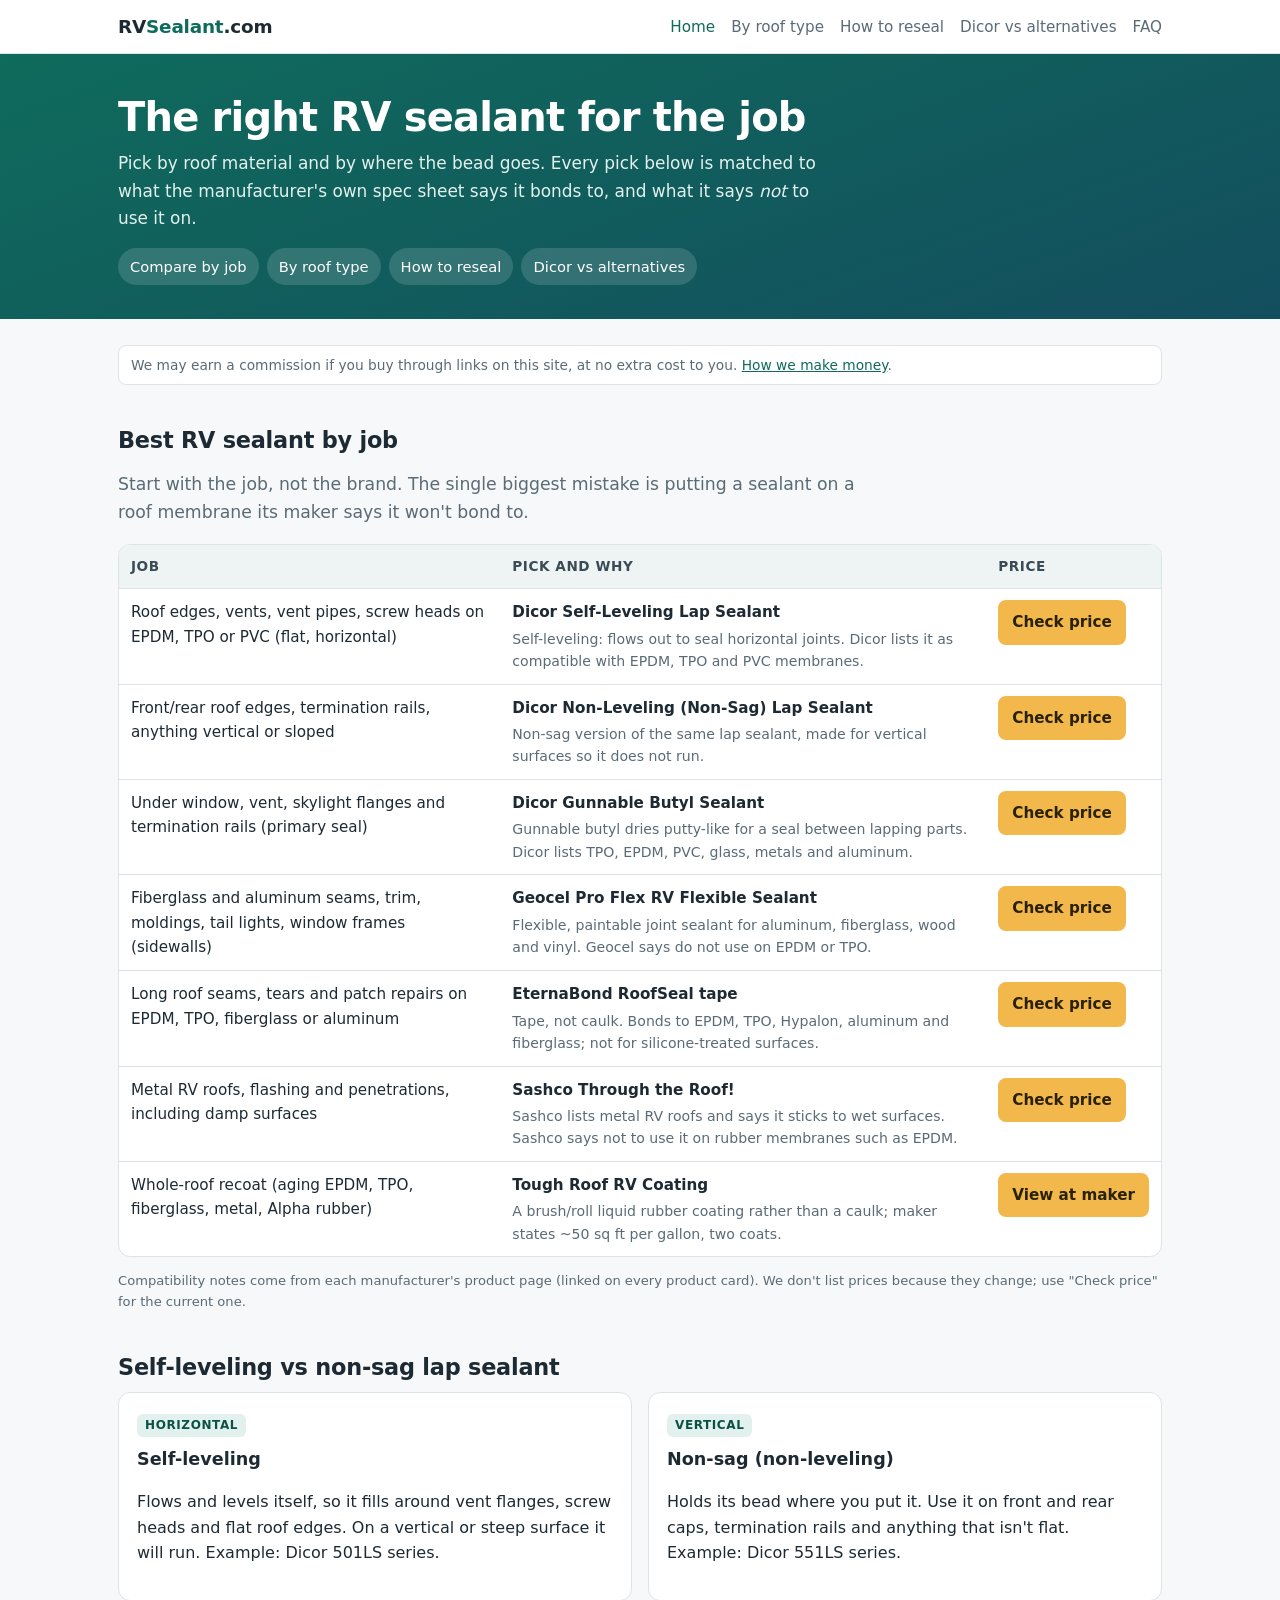
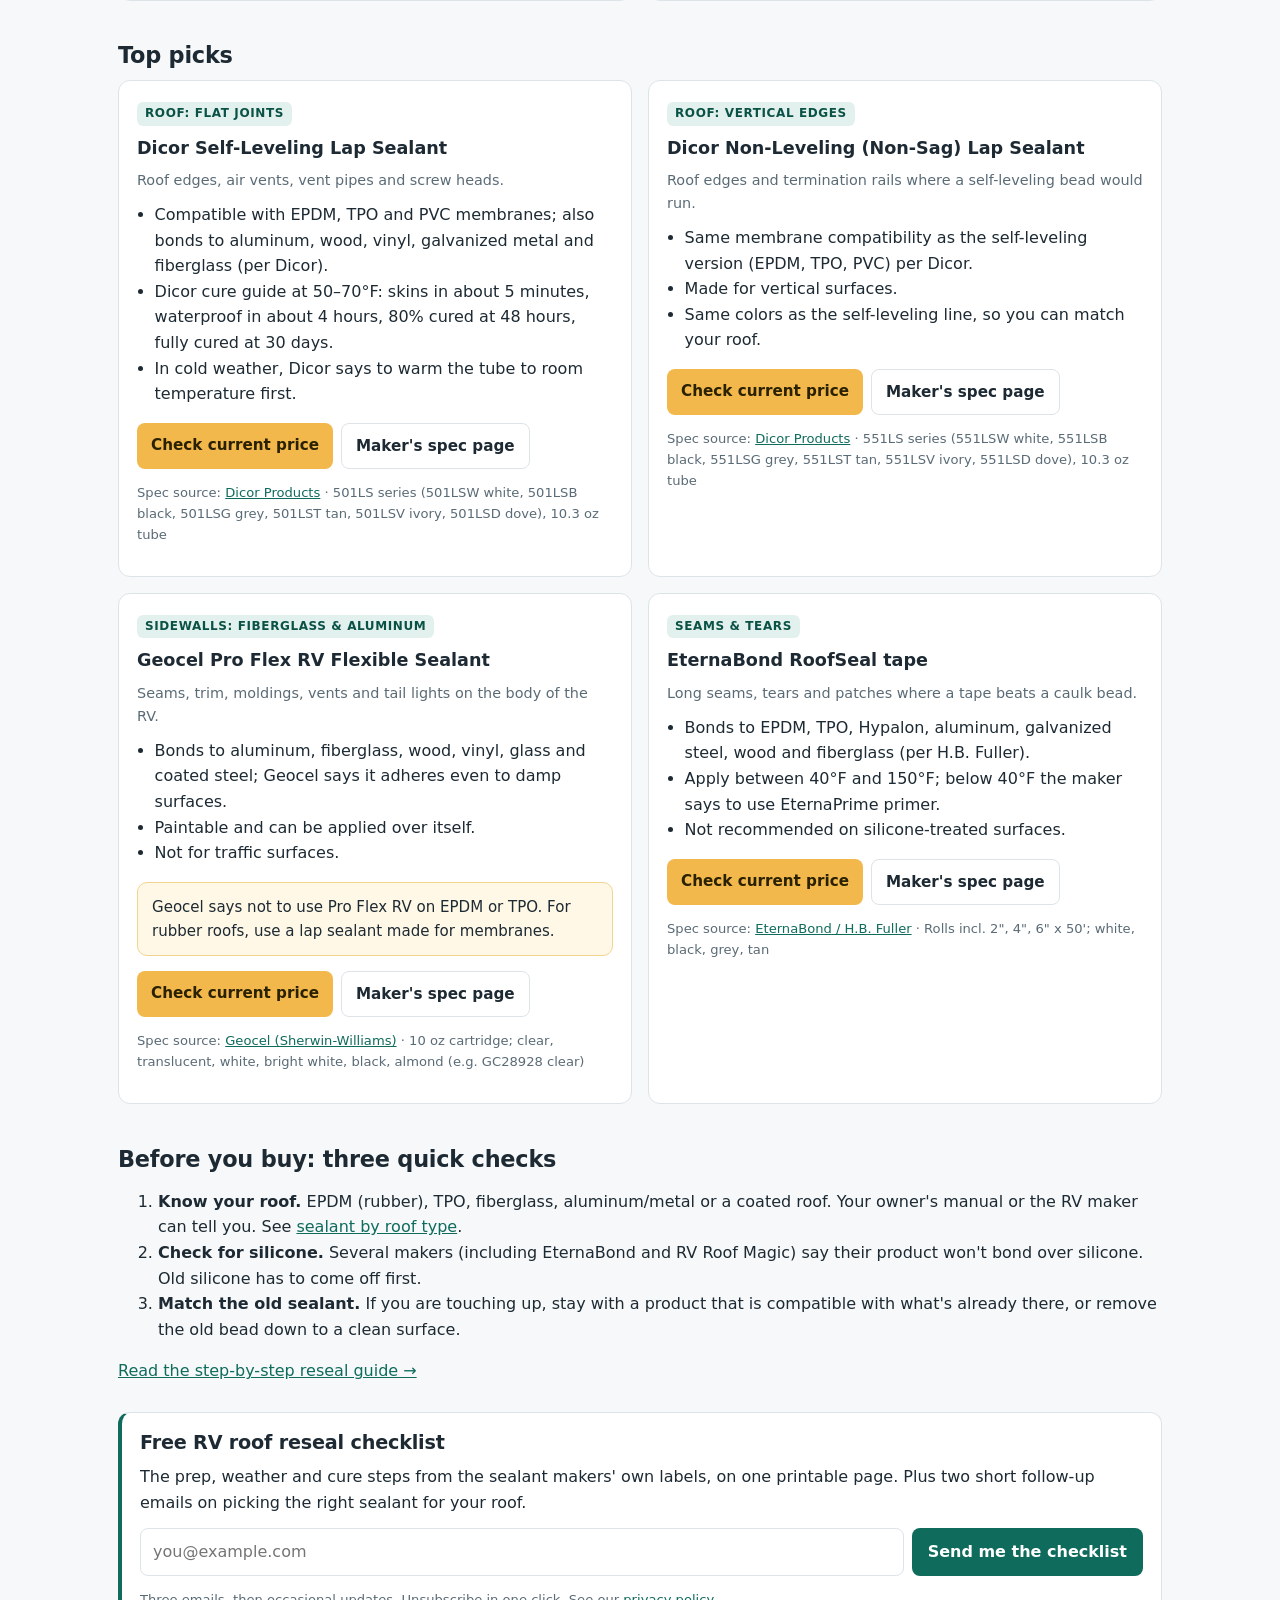
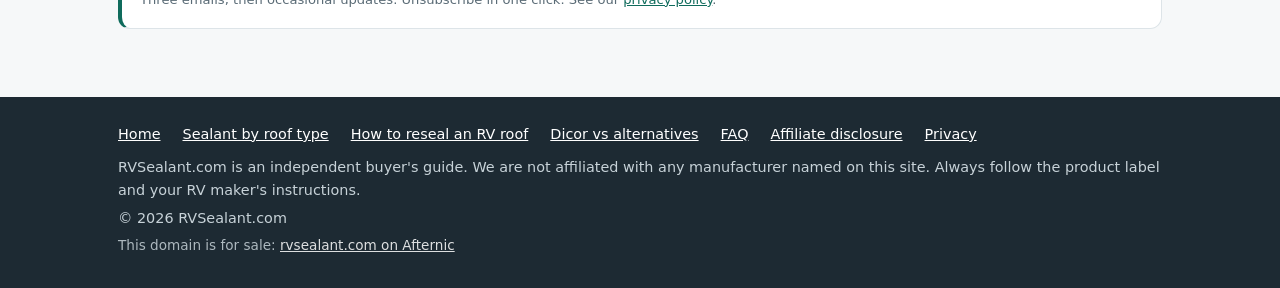
<file: index.html>
<!doctype html>
<html lang="en">
<head>
<meta charset="utf-8">
<meta name="viewport" content="width=device-width,initial-scale=1">
<title>Best RV Sealant by Job (Roof, Seams, Windows, Vents) | RVSealant.com</title>
<meta name="description" content="Which RV sealant for which job: EPDM, TPO, fiberglass and aluminum roofs, self-leveling vs non-sag lap sealant, seams, windows and vents. Checked against manufacturer spec sheets.">
<link rel="canonical" href="https://rvsealant.com/">
<meta property="og:type" content="website">
<meta property="og:site_name" content="RVSealant.com">
<meta property="og:title" content="Best RV Sealant by Job (Roof, Seams, Windows, Vents) | RVSealant.com">
<meta property="og:description" content="Which RV sealant for which job: EPDM, TPO, fiberglass and aluminum roofs, self-leveling vs non-sag lap sealant, seams, windows and vents. Checked against manufacturer spec sheets.">
<meta property="og:url" content="https://rvsealant.com/">
<meta name="theme-color" content="#0f6b5c">
<link rel="icon" href="data:image/svg+xml,%3Csvg xmlns='http://www.w3.org/2000/svg' viewBox='0 0 32 32'%3E%3Crect width='32' height='32' rx='7' fill='%230f6b5c'/%3E%3Cpath d='M7 20l9-9 9 9' stroke='%23fff' stroke-width='3' fill='none' stroke-linecap='round'/%3E%3C/svg%3E">
<link rel="stylesheet" href="/assets/style.css">
<script type="application/ld+json">{"@context": "https://schema.org", "@type": "WebSite", "name": "RVSealant.com", "url": "https://rvsealant.com/"}</script>
<script type="application/ld+json">{"@context": "https://schema.org", "@type": "Article", "headline": "The right RV sealant for the job", "description": "Which RV sealant for which job: EPDM, TPO, fiberglass and aluminum roofs, self-leveling vs non-sag lap sealant, seams, windows and vents. Checked against manufacturer spec sheets.", "mainEntityOfPage": "https://rvsealant.com/", "datePublished": "2026-10-20", "dateModified": "2026-10-20", "author": {"@type": "Organization", "name": "RVSealant.com", "url": "https://rvsealant.com"}, "publisher": {"@type": "Organization", "name": "RVSealant.com", "url": "https://rvsealant.com"}}</script>
<script type="application/ld+json">{"@context": "https://schema.org", "@type": "ItemList", "name": "Best RV sealant by job", "itemListElement": [{"@type": "ListItem", "position": 1, "name": "Dicor Self-Leveling Lap Sealant"}, {"@type": "ListItem", "position": 2, "name": "Dicor Non-Leveling (Non-Sag) Lap Sealant"}, {"@type": "ListItem", "position": 3, "name": "Dicor Gunnable Butyl Sealant"}, {"@type": "ListItem", "position": 4, "name": "Geocel Pro Flex RV Flexible Sealant"}, {"@type": "ListItem", "position": 5, "name": "EternaBond RoofSeal tape"}, {"@type": "ListItem", "position": 6, "name": "Sashco Through the Roof!"}, {"@type": "ListItem", "position": 7, "name": "Tough Roof RV Coating"}]}</script>
<!-- Tier 0: GA4 (G-GXER63Q90L), Microsoft Clarity (zjluk0rmqk), affiliate_click tracking -->
<script async src="https://www.googletagmanager.com/gtag/js?id=G-GXER63Q90L"></script>
<script>window.dataLayer=window.dataLayer||[];function gtag(){dataLayer.push(arguments);}gtag('js',new Date());gtag('config','G-GXER63Q90L');</script>
<script>(function(c,l,a,r,i,t,y){c[a]=c[a]||function(){(c[a].q=c[a].q||[]).push(arguments)};t=l.createElement(r);t.async=1;t.src="https://www.clarity.ms/tag/"+i;y=l.getElementsByTagName(r)[0];y.parentNode.insertBefore(t,y);})(window,document,"clarity","script","zjluk0rmqk");</script>
<script defer src="/assets/t0.js"></script>
</head>
<body>
<header class="site"><div class="wrap"><a class="logo" href="/">RV<span>Sealant</span>.com</a><nav class="main" aria-label="Main"><a href="/" aria-current="page">Home</a><a href="/sealant-by-roof-type/">By roof type</a><a href="/how-to-reseal-rv-roof/">How to reseal</a><a href="/dicor-vs-alternatives/">Dicor vs alternatives</a><a href="/faq/">FAQ</a></nav></div></header>
<section class="hero"><div class="wrap">
<h1>The right RV sealant for the job</h1>
<p>Pick by roof material and by where the bead goes. Every pick below is matched to what the manufacturer's own spec sheet says it bonds to, and what it says <em>not</em> to use it on.</p>
<ul class="chips"><li><a href="#by-job">Compare by job</a></li><li><a href="/sealant-by-roof-type/">By roof type</a></li><li><a href="/how-to-reseal-rv-roof/">How to reseal</a></li><li><a href="/dicor-vs-alternatives/">Dicor vs alternatives</a></li></ul>
</div></section>
<main><div class="wrap">
<p class="disclosure-bar">We may earn a commission if you buy through links on this site, at no extra cost to you. <a href="/disclosure/">How we make money</a>.</p>

<h2 id="by-job">Best RV sealant by job</h2>
<p class="lede">Start with the job, not the brand. The single biggest mistake is putting a sealant on a roof membrane its maker says it won't bond to.</p>
<div class="tablewrap"><table>
<thead><tr><th>Job</th><th>Pick and why</th><th>Price</th></tr></thead>
<tbody><tr><td>Roof edges, vents, vent pipes, screw heads on EPDM, TPO or PVC (flat, horizontal)</td><td><strong>Dicor Self-Leveling Lap Sealant</strong><span class="why">Self-leveling: flows out to seal horizontal joints. Dicor lists it as compatible with EPDM, TPO and PVC membranes.</span></td><td><a class="btn" href="https://www.amazon.com/dp/B01MQX8NEP?tag=rvsealant-20" rel="sponsored nofollow noopener">Check price</a></td></tr><tr><td>Front/rear roof edges, termination rails, anything vertical or sloped</td><td><strong>Dicor Non-Leveling (Non-Sag) Lap Sealant</strong><span class="why">Non-sag version of the same lap sealant, made for vertical surfaces so it does not run.</span></td><td><a class="btn" href="https://www.amazon.com/dp/B003YJLIW8?tag=rvsealant-20" rel="sponsored nofollow noopener">Check price</a></td></tr><tr><td>Under window, vent, skylight flanges and termination rails (primary seal)</td><td><strong>Dicor Gunnable Butyl Sealant</strong><span class="why">Gunnable butyl dries putty-like for a seal between lapping parts. Dicor lists TPO, EPDM, PVC, glass, metals and aluminum.</span></td><td><a class="btn" href="https://www.amazon.com/dp/B0BC29RNL4?tag=rvsealant-20" rel="sponsored nofollow noopener">Check price</a></td></tr><tr><td>Fiberglass and aluminum seams, trim, moldings, tail lights, window frames (sidewalls)</td><td><strong>Geocel Pro Flex RV Flexible Sealant</strong><span class="why">Flexible, paintable joint sealant for aluminum, fiberglass, wood and vinyl. Geocel says do not use on EPDM or TPO.</span></td><td><a class="btn" href="https://www.amazon.com/dp/B0CKLSG44Q?tag=rvsealant-20" rel="sponsored nofollow noopener">Check price</a></td></tr><tr><td>Long roof seams, tears and patch repairs on EPDM, TPO, fiberglass or aluminum</td><td><strong>EternaBond RoofSeal tape</strong><span class="why">Tape, not caulk. Bonds to EPDM, TPO, Hypalon, aluminum and fiberglass; not for silicone-treated surfaces.</span></td><td><a class="btn" href="https://www.amazon.com/dp/B002RSIK4G?tag=rvsealant-20" rel="sponsored nofollow noopener">Check price</a></td></tr><tr><td>Metal RV roofs, flashing and penetrations, including damp surfaces</td><td><strong>Sashco Through the Roof!</strong><span class="why">Sashco lists metal RV roofs and says it sticks to wet surfaces. Sashco says not to use it on rubber membranes such as EPDM.</span></td><td><a class="btn" href="https://www.amazon.com/dp/B082FN8GZV?tag=rvsealant-20" rel="sponsored nofollow noopener">Check price</a></td></tr><tr><td>Whole-roof recoat (aging EPDM, TPO, fiberglass, metal, Alpha rubber)</td><td><strong>Tough Roof RV Coating</strong><span class="why">A brush/roll liquid rubber coating rather than a caulk; maker states ~50 sq ft per gallon, two coats.</span></td><td><a class="btn" href="https://www.toughtechcoatings.com/collections/rv-roof-homepage" rel="nofollow noopener">View at maker</a></td></tr></tbody></table></div>
<p class="src">Compatibility notes come from each manufacturer's product page (linked on every product card). We don't list prices because they change; use "Check price" for the current one.</p>

<h2>Self-leveling vs non-sag lap sealant</h2>
<div class="grid two">
<div class="card"><span class="tag">Horizontal</span><h3>Self-leveling</h3><p>Flows and levels itself, so it fills around vent flanges, screw heads and flat roof edges. On a vertical or steep surface it will run. Example: Dicor 501LS series.</p></div>
<div class="card"><span class="tag">Vertical</span><h3>Non-sag (non-leveling)</h3><p>Holds its bead where you put it. Use it on front and rear caps, termination rails and anything that isn't flat. Example: Dicor 551LS series.</p></div>
</div>

<h2>Top picks</h2>
<div class="grid two">
<div class="card"><span class="tag">Roof: flat joints</span><h3>Dicor Self-Leveling Lap Sealant</h3><p class="use">Roof edges, air vents, vent pipes and screw heads.</p><ul><li>Compatible with EPDM, TPO and PVC membranes; also bonds to aluminum, wood, vinyl, galvanized metal and fiberglass (per Dicor).</li><li>Dicor cure guide at 50&ndash;70&deg;F: skins in about 5 minutes, waterproof in about 4 hours, 80% cured at 48 hours, fully cured at 30 days.</li><li>In cold weather, Dicor says to warm the tube to room temperature first.</li></ul><div class="btns"><a class="btn" href="https://www.amazon.com/dp/B01MQX8NEP?tag=rvsealant-20" rel="sponsored nofollow noopener">Check current price</a><a class="btn ghost" href="https://www.dicorproducts.com/product/self-leveling-lap-sealants/" rel="noopener" target="_blank">Maker's spec page</a></div><p class="src">Spec source: <a href="https://www.dicorproducts.com/product/self-leveling-lap-sealants/" rel="noopener" target="_blank">Dicor Products</a> &middot; 501LS series (501LSW white, 501LSB black, 501LSG grey, 501LST tan, 501LSV ivory, 501LSD dove), 10.3 oz tube</p></div>
<div class="card"><span class="tag">Roof: vertical edges</span><h3>Dicor Non-Leveling (Non-Sag) Lap Sealant</h3><p class="use">Roof edges and termination rails where a self-leveling bead would run.</p><ul><li>Same membrane compatibility as the self-leveling version (EPDM, TPO, PVC) per Dicor.</li><li>Made for vertical surfaces.</li><li>Same colors as the self-leveling line, so you can match your roof.</li></ul><div class="btns"><a class="btn" href="https://www.amazon.com/dp/B003YJLIW8?tag=rvsealant-20" rel="sponsored nofollow noopener">Check current price</a><a class="btn ghost" href="https://www.dicorproducts.com/product/non-leveling-lap-sealants/" rel="noopener" target="_blank">Maker's spec page</a></div><p class="src">Spec source: <a href="https://www.dicorproducts.com/product/non-leveling-lap-sealants/" rel="noopener" target="_blank">Dicor Products</a> &middot; 551LS series (551LSW white, 551LSB black, 551LSG grey, 551LST tan, 551LSV ivory, 551LSD dove), 10.3 oz tube</p></div>
<div class="card"><span class="tag">Sidewalls: fiberglass &amp; aluminum</span><h3>Geocel Pro Flex RV Flexible Sealant</h3><p class="use">Seams, trim, moldings, vents and tail lights on the body of the RV.</p><ul><li>Bonds to aluminum, fiberglass, wood, vinyl, glass and coated steel; Geocel says it adheres even to damp surfaces.</li><li>Paintable and can be applied over itself.</li><li>Not for traffic surfaces.</li></ul><p class="note">Geocel says not to use Pro Flex RV on EPDM or TPO. For rubber roofs, use a lap sealant made for membranes.</p><div class="btns"><a class="btn" href="https://www.amazon.com/dp/B0CKLSG44Q?tag=rvsealant-20" rel="sponsored nofollow noopener">Check current price</a><a class="btn ghost" href="https://www.geocelusa.com/product/pro-flex-rv-flexible-sealant/" rel="noopener" target="_blank">Maker's spec page</a></div><p class="src">Spec source: <a href="https://www.geocelusa.com/product/pro-flex-rv-flexible-sealant/" rel="noopener" target="_blank">Geocel (Sherwin-Williams)</a> &middot; 10 oz cartridge; clear, translucent, white, bright white, black, almond (e.g. GC28928 clear)</p></div>
<div class="card"><span class="tag">Seams &amp; tears</span><h3>EternaBond RoofSeal tape</h3><p class="use">Long seams, tears and patches where a tape beats a caulk bead.</p><ul><li>Bonds to EPDM, TPO, Hypalon, aluminum, galvanized steel, wood and fiberglass (per H.B. Fuller).</li><li>Apply between 40&deg;F and 150&deg;F; below 40&deg;F the maker says to use EternaPrime primer.</li><li>Not recommended on silicone-treated surfaces.</li></ul><div class="btns"><a class="btn" href="https://www.amazon.com/dp/B002RSIK4G?tag=rvsealant-20" rel="sponsored nofollow noopener">Check current price</a><a class="btn ghost" href="https://eternabond.hbfuller.com/en/rv" rel="noopener" target="_blank">Maker's spec page</a></div><p class="src">Spec source: <a href="https://eternabond.hbfuller.com/en/rv" rel="noopener" target="_blank">EternaBond / H.B. Fuller</a> &middot; Rolls incl. 2", 4", 6" x 50'; white, black, grey, tan</p></div>
</div>

<h2>Before you buy: three quick checks</h2>
<ol>
<li><strong>Know your roof.</strong> EPDM (rubber), TPO, fiberglass, aluminum/metal or a coated roof. Your owner's manual or the RV maker can tell you. See <a href="/sealant-by-roof-type/">sealant by roof type</a>.</li>
<li><strong>Check for silicone.</strong> Several makers (including EternaBond and RV Roof Magic) say their product won't bond over silicone. Old silicone has to come off first.</li>
<li><strong>Match the old sealant.</strong> If you are touching up, stay with a product that is compatible with what's already there, or remove the old bead down to a clean surface.</li>
</ol>
<p><a href="/how-to-reseal-rv-roof/">Read the step-by-step reseal guide &rarr;</a></p>

</div></main>
<footer class="site"><div class="wrap">
<div class="cols"><a href="/">Home</a><a href="/sealant-by-roof-type/">Sealant by roof type</a><a href="/how-to-reseal-rv-roof/">How to reseal an RV roof</a><a href="/dicor-vs-alternatives/">Dicor vs alternatives</a><a href="/faq/">FAQ</a><a href="/disclosure/">Affiliate disclosure</a><a href="/privacy/">Privacy</a></div>
<p>RVSealant.com is an independent buyer's guide. We are not affiliated with any manufacturer named on this site. Always follow the product label and your RV maker's instructions.</p>
<p>&copy; 2026 RVSealant.com</p>
<p class="forsale">This domain is for sale: <a href="https://www.afternic.com/domain/rvsealant.com" rel="noopener">rvsealant.com on Afternic</a></p>
</div></footer>
</body>
</html>
</file>
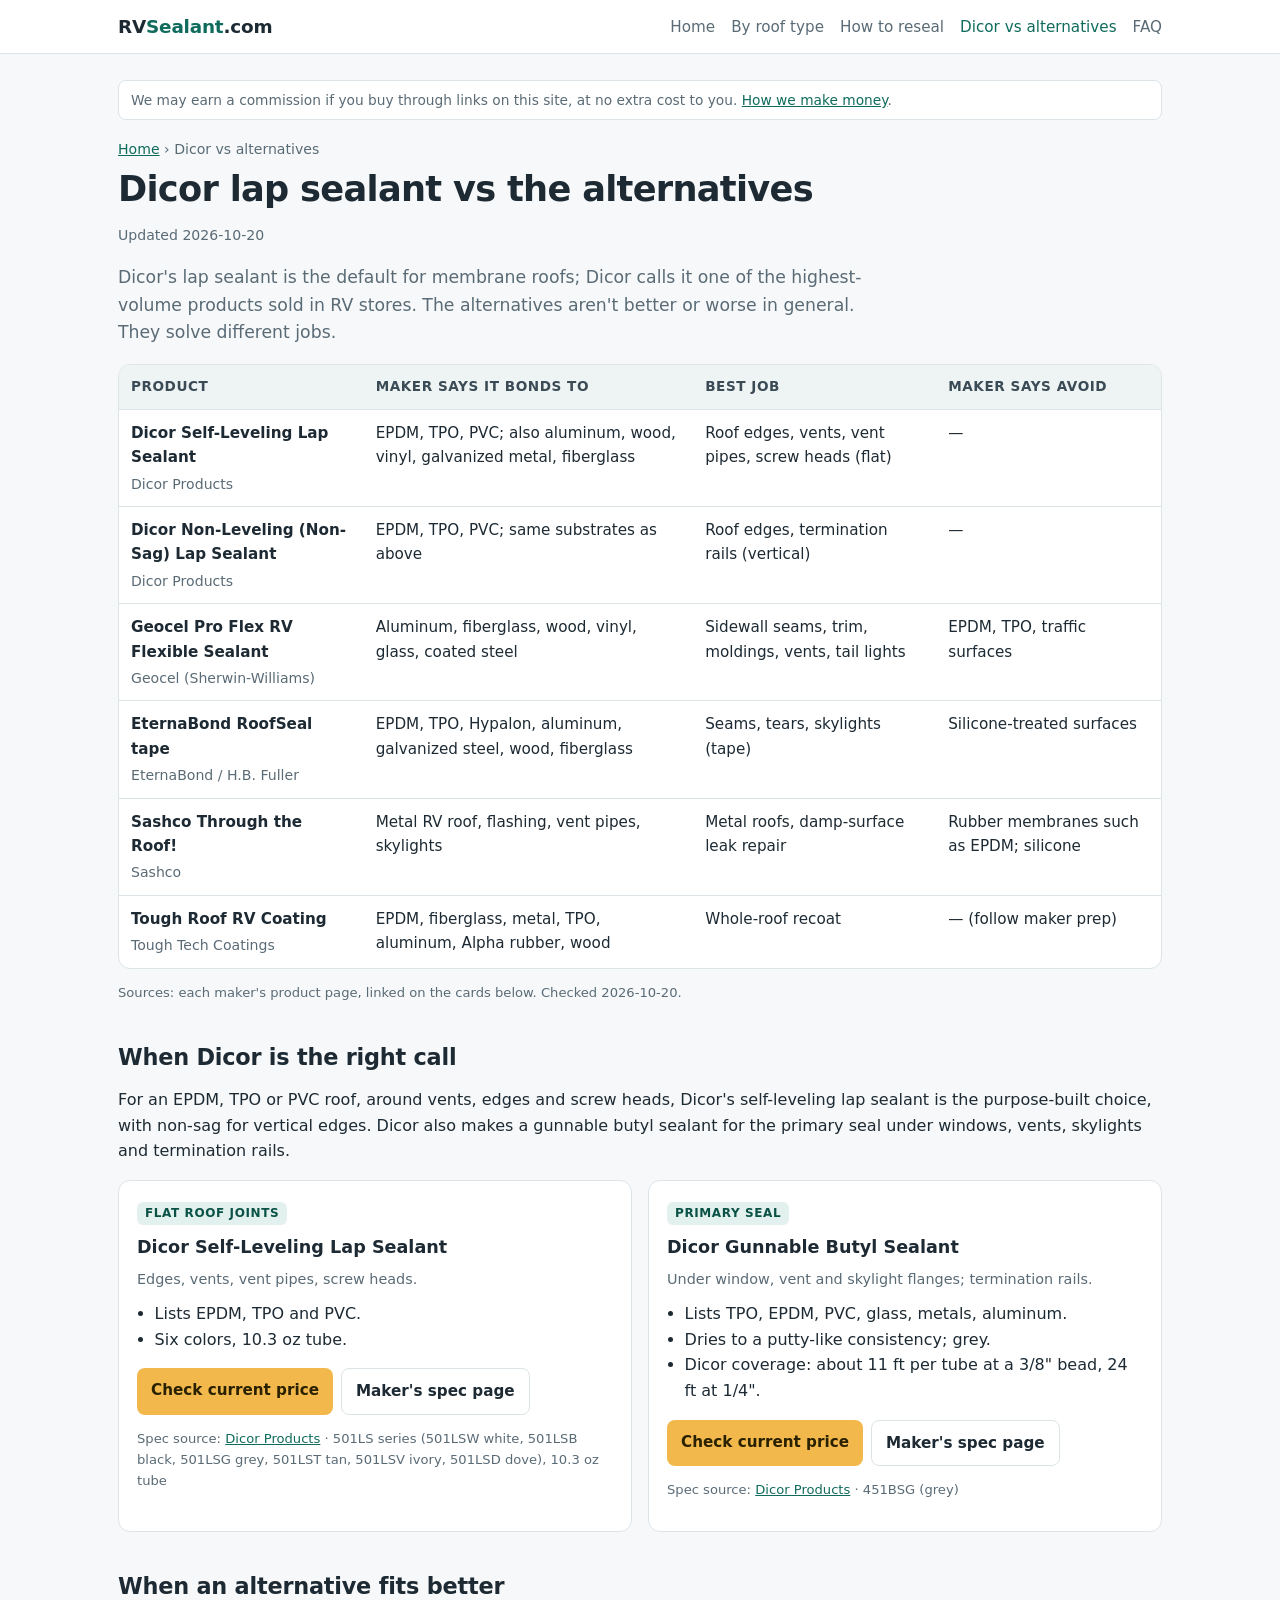
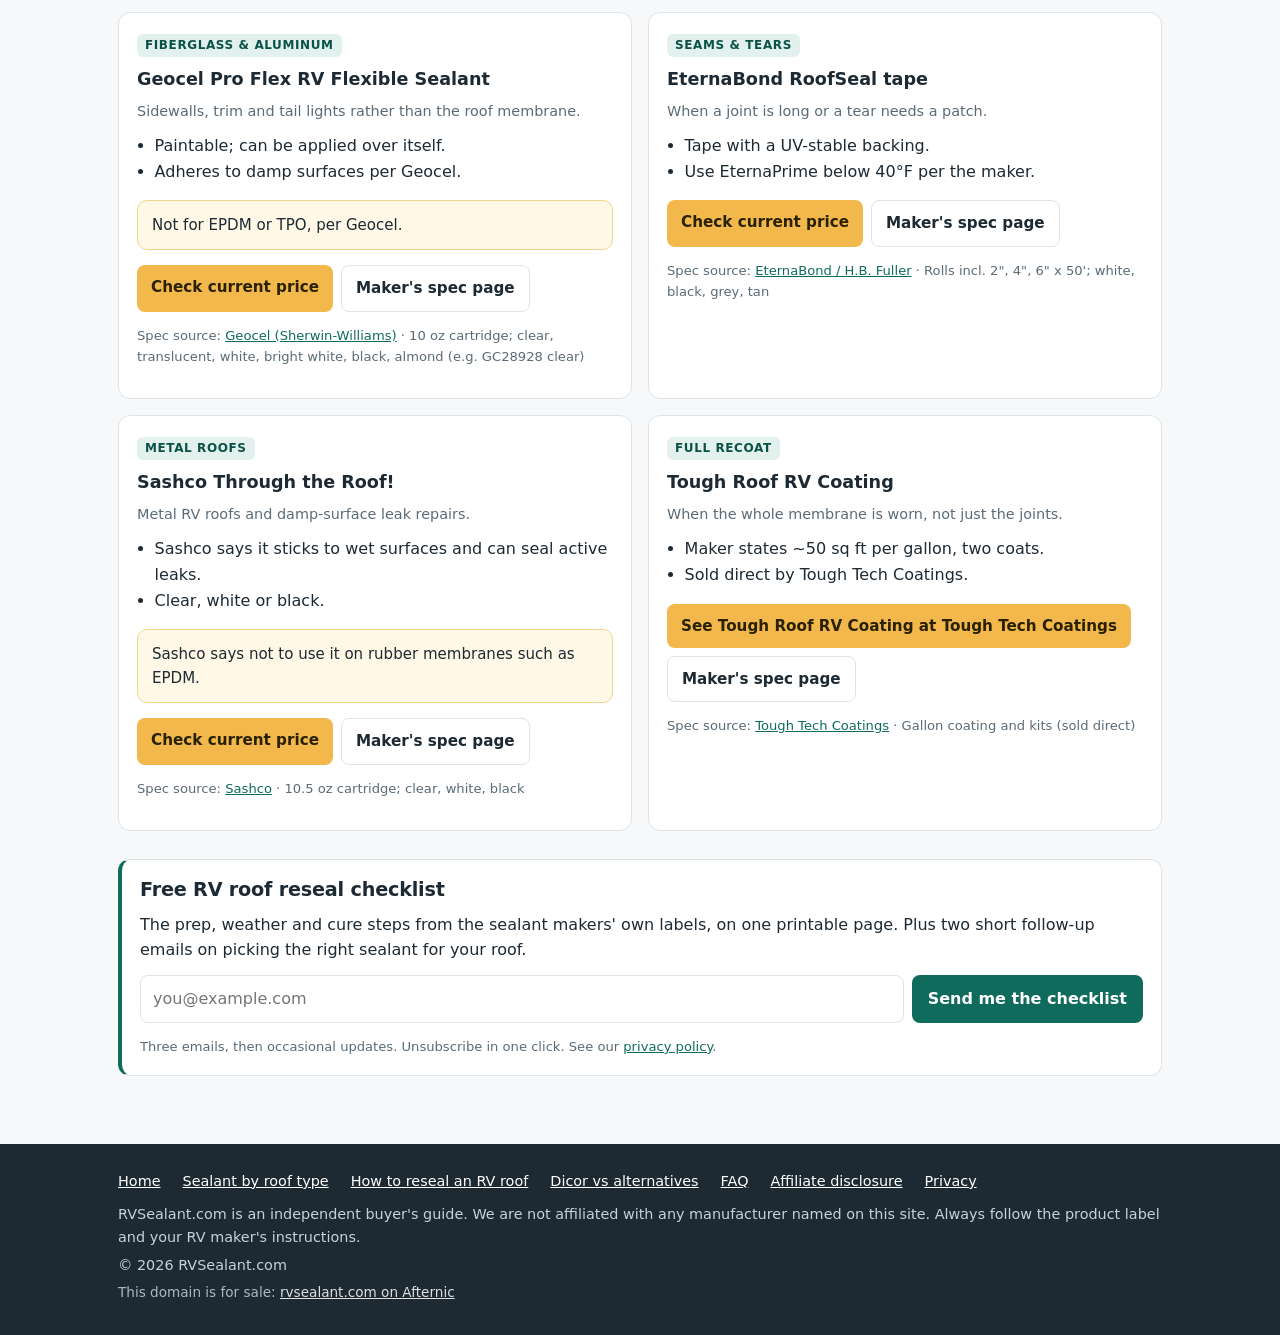
<file: dicor-vs-alternatives/index.html>
<!doctype html>
<html lang="en">
<head>
<meta charset="utf-8">
<meta name="viewport" content="width=device-width,initial-scale=1">
<title>Dicor vs Alternatives: Geocel, EternaBond, Sashco, Tough Roof | RVSealant.com</title>
<meta name="description" content="Dicor lap sealant compared with Geocel Pro Flex RV, EternaBond RoofSeal tape, Sashco Through the Roof! and Tough Roof RV coating: what each bonds to and when to use it.">
<link rel="canonical" href="https://rvsealant.com/dicor-vs-alternatives/">
<meta property="og:type" content="website">
<meta property="og:site_name" content="RVSealant.com">
<meta property="og:title" content="Dicor vs Alternatives: Geocel, EternaBond, Sashco, Tough Roof | RVSealant.com">
<meta property="og:description" content="Dicor lap sealant compared with Geocel Pro Flex RV, EternaBond RoofSeal tape, Sashco Through the Roof! and Tough Roof RV coating: what each bonds to and when to use it.">
<meta property="og:url" content="https://rvsealant.com/dicor-vs-alternatives/">
<meta name="theme-color" content="#0f6b5c">
<link rel="icon" href="data:image/svg+xml,%3Csvg xmlns='http://www.w3.org/2000/svg' viewBox='0 0 32 32'%3E%3Crect width='32' height='32' rx='7' fill='%230f6b5c'/%3E%3Cpath d='M7 20l9-9 9 9' stroke='%23fff' stroke-width='3' fill='none' stroke-linecap='round'/%3E%3C/svg%3E">
<link rel="stylesheet" href="/assets/style.css">
<script type="application/ld+json">{"@context": "https://schema.org", "@type": "Article", "headline": "Dicor lap sealant vs the alternatives", "description": "Dicor lap sealant compared with Geocel Pro Flex RV, EternaBond RoofSeal tape, Sashco Through the Roof! and Tough Roof RV coating: what each bonds to and when to use it.", "mainEntityOfPage": "https://rvsealant.com/dicor-vs-alternatives/", "datePublished": "2026-10-20", "dateModified": "2026-10-20", "author": {"@type": "Organization", "name": "RVSealant.com", "url": "https://rvsealant.com"}, "publisher": {"@type": "Organization", "name": "RVSealant.com", "url": "https://rvsealant.com"}}</script>
<script type="application/ld+json">{"@context": "https://schema.org", "@type": "BreadcrumbList", "itemListElement": [{"@type": "ListItem", "position": 1, "name": "Home", "item": "https://rvsealant.com/"}, {"@type": "ListItem", "position": 2, "name": "Dicor vs alternatives", "item": "https://rvsealant.com/dicor-vs-alternatives/"}]}</script>
<!-- Tier 0: GA4 (G-GXER63Q90L), Microsoft Clarity (zjluk0rmqk), affiliate_click tracking -->
<script async src="https://www.googletagmanager.com/gtag/js?id=G-GXER63Q90L"></script>
<script>window.dataLayer=window.dataLayer||[];function gtag(){dataLayer.push(arguments);}gtag('js',new Date());gtag('config','G-GXER63Q90L');</script>
<script>(function(c,l,a,r,i,t,y){c[a]=c[a]||function(){(c[a].q=c[a].q||[]).push(arguments)};t=l.createElement(r);t.async=1;t.src="https://www.clarity.ms/tag/"+i;y=l.getElementsByTagName(r)[0];y.parentNode.insertBefore(t,y);})(window,document,"clarity","script","zjluk0rmqk");</script>
<script defer src="/assets/t0.js"></script>
</head>
<body>
<header class="site"><div class="wrap"><a class="logo" href="/">RV<span>Sealant</span>.com</a><nav class="main" aria-label="Main"><a href="/">Home</a><a href="/sealant-by-roof-type/">By roof type</a><a href="/how-to-reseal-rv-roof/">How to reseal</a><a href="/dicor-vs-alternatives/" aria-current="page">Dicor vs alternatives</a><a href="/faq/">FAQ</a></nav></div></header>

<main><div class="wrap">
<p class="disclosure-bar">We may earn a commission if you buy through links on this site, at no extra cost to you. <a href="/disclosure/">How we make money</a>.</p>

<nav class="meta"><a href="/">Home</a> &rsaquo; Dicor vs alternatives</nav>
<h1>Dicor lap sealant vs the alternatives</h1>
<p class="meta">Updated 2026-10-20</p>
<p class="lede">Dicor's lap sealant is the default for membrane roofs; Dicor calls it one of the highest-volume products sold in RV stores. The alternatives aren't better or worse in general. They solve different jobs.</p>
<div class="tablewrap"><table>
<thead><tr><th>Product</th><th>Maker says it bonds to</th><th>Best job</th><th>Maker says avoid</th></tr></thead>
<tbody><tr><td><strong>Dicor Self-Leveling Lap Sealant</strong><span class="why">Dicor Products</span></td><td>EPDM, TPO, PVC; also aluminum, wood, vinyl, galvanized metal, fiberglass</td><td>Roof edges, vents, vent pipes, screw heads (flat)</td><td>&mdash;</td></tr><tr><td><strong>Dicor Non-Leveling (Non-Sag) Lap Sealant</strong><span class="why">Dicor Products</span></td><td>EPDM, TPO, PVC; same substrates as above</td><td>Roof edges, termination rails (vertical)</td><td>&mdash;</td></tr><tr><td><strong>Geocel Pro Flex RV Flexible Sealant</strong><span class="why">Geocel (Sherwin-Williams)</span></td><td>Aluminum, fiberglass, wood, vinyl, glass, coated steel</td><td>Sidewall seams, trim, moldings, vents, tail lights</td><td>EPDM, TPO, traffic surfaces</td></tr><tr><td><strong>EternaBond RoofSeal tape</strong><span class="why">EternaBond / H.B. Fuller</span></td><td>EPDM, TPO, Hypalon, aluminum, galvanized steel, wood, fiberglass</td><td>Seams, tears, skylights (tape)</td><td>Silicone-treated surfaces</td></tr><tr><td><strong>Sashco Through the Roof!</strong><span class="why">Sashco</span></td><td>Metal RV roof, flashing, vent pipes, skylights</td><td>Metal roofs, damp-surface leak repair</td><td>Rubber membranes such as EPDM; silicone</td></tr><tr><td><strong>Tough Roof RV Coating</strong><span class="why">Tough Tech Coatings</span></td><td>EPDM, fiberglass, metal, TPO, aluminum, Alpha rubber, wood</td><td>Whole-roof recoat</td><td>&mdash; (follow maker prep)</td></tr></tbody></table></div>
<p class="src">Sources: each maker's product page, linked on the cards below. Checked 2026-10-20.</p>

<h2>When Dicor is the right call</h2>
<p>For an EPDM, TPO or PVC roof, around vents, edges and screw heads, Dicor's self-leveling lap sealant is the purpose-built choice, with non-sag for vertical edges. Dicor also makes a gunnable butyl sealant for the primary seal under windows, vents, skylights and termination rails.</p>
<div class="grid two">
<div class="card"><span class="tag">Flat roof joints</span><h3>Dicor Self-Leveling Lap Sealant</h3><p class="use">Edges, vents, vent pipes, screw heads.</p><ul><li>Lists EPDM, TPO and PVC.</li><li>Six colors, 10.3 oz tube.</li></ul><div class="btns"><a class="btn" href="https://www.amazon.com/dp/B01MQX8NEP?tag=rvsealant-20" rel="sponsored nofollow noopener">Check current price</a><a class="btn ghost" href="https://www.dicorproducts.com/product/self-leveling-lap-sealants/" rel="noopener" target="_blank">Maker's spec page</a></div><p class="src">Spec source: <a href="https://www.dicorproducts.com/product/self-leveling-lap-sealants/" rel="noopener" target="_blank">Dicor Products</a> &middot; 501LS series (501LSW white, 501LSB black, 501LSG grey, 501LST tan, 501LSV ivory, 501LSD dove), 10.3 oz tube</p></div>
<div class="card"><span class="tag">Primary seal</span><h3>Dicor Gunnable Butyl Sealant</h3><p class="use">Under window, vent and skylight flanges; termination rails.</p><ul><li>Lists TPO, EPDM, PVC, glass, metals, aluminum.</li><li>Dries to a putty-like consistency; grey.</li><li>Dicor coverage: about 11 ft per tube at a 3/8" bead, 24 ft at 1/4".</li></ul><div class="btns"><a class="btn" href="https://www.amazon.com/dp/B0BC29RNL4?tag=rvsealant-20" rel="sponsored nofollow noopener">Check current price</a><a class="btn ghost" href="https://www.dicorproducts.com/product/butyl-sealant/" rel="noopener" target="_blank">Maker's spec page</a></div><p class="src">Spec source: <a href="https://www.dicorproducts.com/product/butyl-sealant/" rel="noopener" target="_blank">Dicor Products</a> &middot; 451BSG (grey)</p></div>
</div>

<h2>When an alternative fits better</h2>
<div class="grid two">
<div class="card"><span class="tag">Fiberglass &amp; aluminum</span><h3>Geocel Pro Flex RV Flexible Sealant</h3><p class="use">Sidewalls, trim and tail lights rather than the roof membrane.</p><ul><li>Paintable; can be applied over itself.</li><li>Adheres to damp surfaces per Geocel.</li></ul><p class="note">Not for EPDM or TPO, per Geocel.</p><div class="btns"><a class="btn" href="https://www.amazon.com/dp/B0CKLSG44Q?tag=rvsealant-20" rel="sponsored nofollow noopener">Check current price</a><a class="btn ghost" href="https://www.geocelusa.com/product/pro-flex-rv-flexible-sealant/" rel="noopener" target="_blank">Maker's spec page</a></div><p class="src">Spec source: <a href="https://www.geocelusa.com/product/pro-flex-rv-flexible-sealant/" rel="noopener" target="_blank">Geocel (Sherwin-Williams)</a> &middot; 10 oz cartridge; clear, translucent, white, bright white, black, almond (e.g. GC28928 clear)</p></div>
<div class="card"><span class="tag">Seams &amp; tears</span><h3>EternaBond RoofSeal tape</h3><p class="use">When a joint is long or a tear needs a patch.</p><ul><li>Tape with a UV-stable backing.</li><li>Use EternaPrime below 40&deg;F per the maker.</li></ul><div class="btns"><a class="btn" href="https://www.amazon.com/dp/B002RSIK4G?tag=rvsealant-20" rel="sponsored nofollow noopener">Check current price</a><a class="btn ghost" href="https://eternabond.hbfuller.com/en/rv" rel="noopener" target="_blank">Maker's spec page</a></div><p class="src">Spec source: <a href="https://eternabond.hbfuller.com/en/rv" rel="noopener" target="_blank">EternaBond / H.B. Fuller</a> &middot; Rolls incl. 2", 4", 6" x 50'; white, black, grey, tan</p></div>
<div class="card"><span class="tag">Metal roofs</span><h3>Sashco Through the Roof!</h3><p class="use">Metal RV roofs and damp-surface leak repairs.</p><ul><li>Sashco says it sticks to wet surfaces and can seal active leaks.</li><li>Clear, white or black.</li></ul><p class="note">Sashco says not to use it on rubber membranes such as EPDM.</p><div class="btns"><a class="btn" href="https://www.amazon.com/dp/B082FN8GZV?tag=rvsealant-20" rel="sponsored nofollow noopener">Check current price</a><a class="btn ghost" href="https://sashco.com/products/through-the-roof/" rel="noopener" target="_blank">Maker's spec page</a></div><p class="src">Spec source: <a href="https://sashco.com/products/through-the-roof/" rel="noopener" target="_blank">Sashco</a> &middot; 10.5 oz cartridge; clear, white, black</p></div>
<div class="card"><span class="tag">Full recoat</span><h3>Tough Roof RV Coating</h3><p class="use">When the whole membrane is worn, not just the joints.</p><ul><li>Maker states ~50 sq ft per gallon, two coats.</li><li>Sold direct by Tough Tech Coatings.</li></ul><div class="btns"><a class="btn" href="https://www.toughtechcoatings.com/collections/rv-roof-homepage" rel="nofollow noopener">See Tough Roof RV Coating at Tough Tech Coatings</a><a class="btn ghost" href="https://www.toughtechcoatings.com/collections/rv-roof-homepage" rel="noopener" target="_blank">Maker's spec page</a></div><p class="src">Spec source: <a href="https://www.toughtechcoatings.com/collections/rv-roof-homepage" rel="noopener" target="_blank">Tough Tech Coatings</a> &middot; Gallon coating and kits (sold direct)</p></div>
</div>

</div></main>
<footer class="site"><div class="wrap">
<div class="cols"><a href="/">Home</a><a href="/sealant-by-roof-type/">Sealant by roof type</a><a href="/how-to-reseal-rv-roof/">How to reseal an RV roof</a><a href="/dicor-vs-alternatives/">Dicor vs alternatives</a><a href="/faq/">FAQ</a><a href="/disclosure/">Affiliate disclosure</a><a href="/privacy/">Privacy</a></div>
<p>RVSealant.com is an independent buyer's guide. We are not affiliated with any manufacturer named on this site. Always follow the product label and your RV maker's instructions.</p>
<p>&copy; 2026 RVSealant.com</p>
<p class="forsale">This domain is for sale: <a href="https://www.afternic.com/domain/rvsealant.com" rel="noopener">rvsealant.com on Afternic</a></p>
</div></footer>
</body>
</html>
</file>
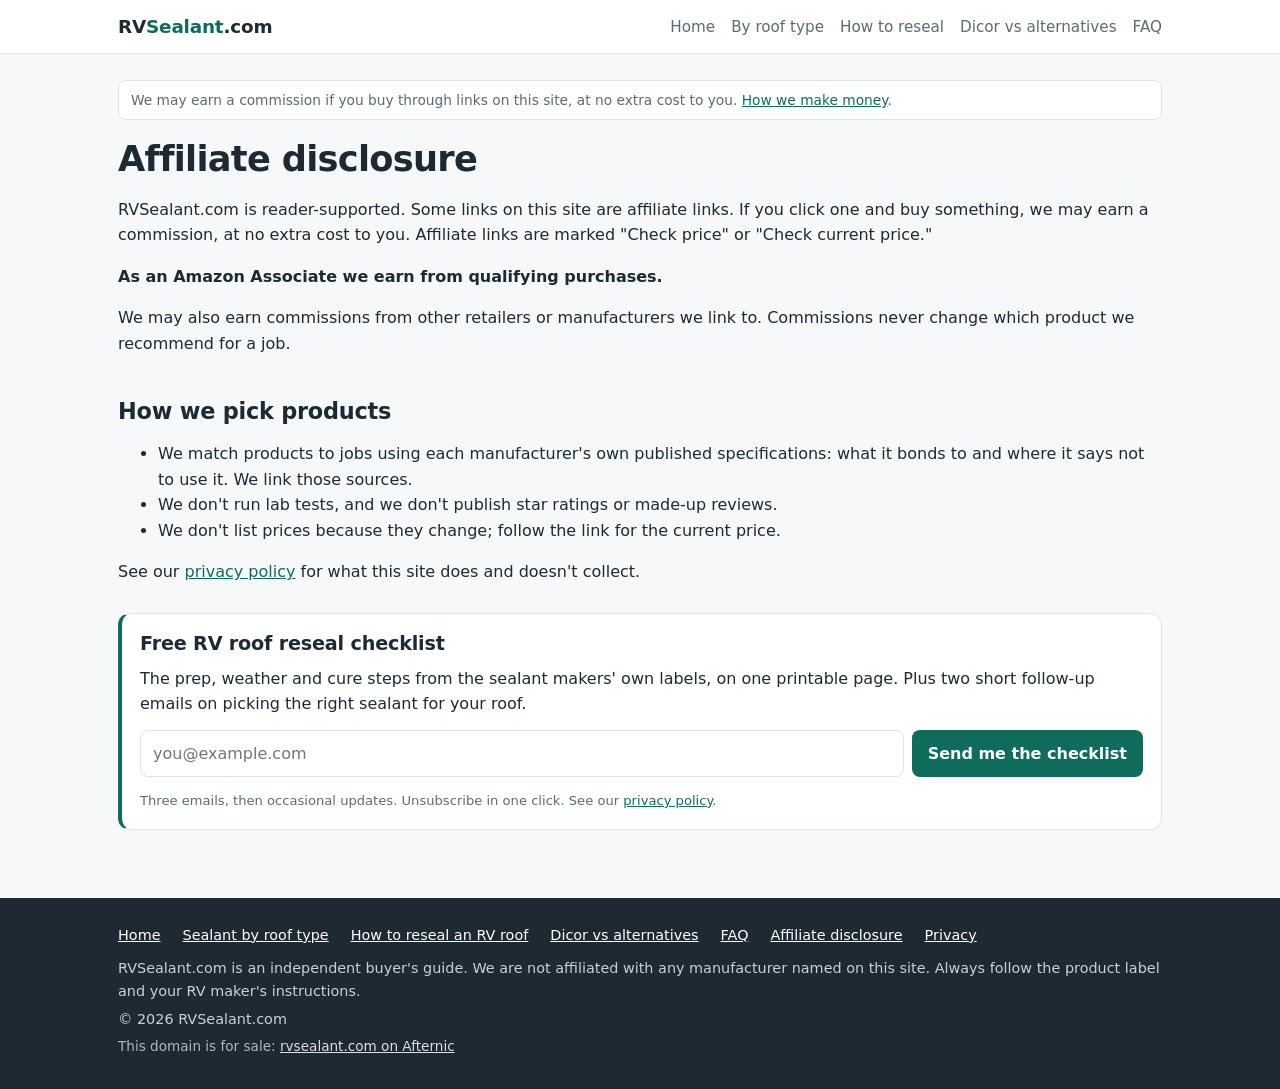
<file: disclosure/index.html>
<!doctype html>
<html lang="en">
<head>
<meta charset="utf-8">
<meta name="viewport" content="width=device-width,initial-scale=1">
<title>Affiliate Disclosure | RVSealant.com</title>
<meta name="description" content="How RVSealant.com makes money and how we pick products.">
<link rel="canonical" href="https://rvsealant.com/disclosure/">
<meta property="og:type" content="website">
<meta property="og:site_name" content="RVSealant.com">
<meta property="og:title" content="Affiliate Disclosure | RVSealant.com">
<meta property="og:description" content="How RVSealant.com makes money and how we pick products.">
<meta property="og:url" content="https://rvsealant.com/disclosure/">
<meta name="theme-color" content="#0f6b5c">
<link rel="icon" href="data:image/svg+xml,%3Csvg xmlns='http://www.w3.org/2000/svg' viewBox='0 0 32 32'%3E%3Crect width='32' height='32' rx='7' fill='%230f6b5c'/%3E%3Cpath d='M7 20l9-9 9 9' stroke='%23fff' stroke-width='3' fill='none' stroke-linecap='round'/%3E%3C/svg%3E">
<link rel="stylesheet" href="/assets/style.css">
<!-- Tier 0: GA4 (G-GXER63Q90L), Microsoft Clarity (zjluk0rmqk), affiliate_click tracking -->
<script async src="https://www.googletagmanager.com/gtag/js?id=G-GXER63Q90L"></script>
<script>window.dataLayer=window.dataLayer||[];function gtag(){dataLayer.push(arguments);}gtag('js',new Date());gtag('config','G-GXER63Q90L');</script>
<script>(function(c,l,a,r,i,t,y){c[a]=c[a]||function(){(c[a].q=c[a].q||[]).push(arguments)};t=l.createElement(r);t.async=1;t.src="https://www.clarity.ms/tag/"+i;y=l.getElementsByTagName(r)[0];y.parentNode.insertBefore(t,y);})(window,document,"clarity","script","zjluk0rmqk");</script>
<script defer src="/assets/t0.js"></script>
</head>
<body>
<header class="site"><div class="wrap"><a class="logo" href="/">RV<span>Sealant</span>.com</a><nav class="main" aria-label="Main"><a href="/">Home</a><a href="/sealant-by-roof-type/">By roof type</a><a href="/how-to-reseal-rv-roof/">How to reseal</a><a href="/dicor-vs-alternatives/">Dicor vs alternatives</a><a href="/faq/">FAQ</a></nav></div></header>

<main><div class="wrap">
<p class="disclosure-bar">We may earn a commission if you buy through links on this site, at no extra cost to you. <a href="/disclosure/">How we make money</a>.</p>

<h1>Affiliate disclosure</h1>
<p>RVSealant.com is reader-supported. Some links on this site are affiliate links. If you click one and buy something, we may earn a commission, at no extra cost to you. Affiliate links are marked "Check price" or "Check current price."</p>
<p><strong>As an Amazon Associate we earn from qualifying purchases.</strong></p>
<p>We may also earn commissions from other retailers or manufacturers we link to. Commissions never change which product we recommend for a job.</p>
<h2>How we pick products</h2>
<ul>
<li>We match products to jobs using each manufacturer's own published specifications: what it bonds to and where it says not to use it. We link those sources.</li>
<li>We don't run lab tests, and we don't publish star ratings or made-up reviews.</li>
<li>We don't list prices because they change; follow the link for the current price.</li>
</ul>
<p>See our <a href="/privacy/">privacy policy</a> for what this site does and doesn't collect.</p>

</div></main>
<footer class="site"><div class="wrap">
<div class="cols"><a href="/">Home</a><a href="/sealant-by-roof-type/">Sealant by roof type</a><a href="/how-to-reseal-rv-roof/">How to reseal an RV roof</a><a href="/dicor-vs-alternatives/">Dicor vs alternatives</a><a href="/faq/">FAQ</a><a href="/disclosure/">Affiliate disclosure</a><a href="/privacy/">Privacy</a></div>
<p>RVSealant.com is an independent buyer's guide. We are not affiliated with any manufacturer named on this site. Always follow the product label and your RV maker's instructions.</p>
<p>&copy; 2026 RVSealant.com</p>
<p class="forsale">This domain is for sale: <a href="https://www.afternic.com/domain/rvsealant.com" rel="noopener">rvsealant.com on Afternic</a></p>
</div></footer>
</body>
</html>
</file>
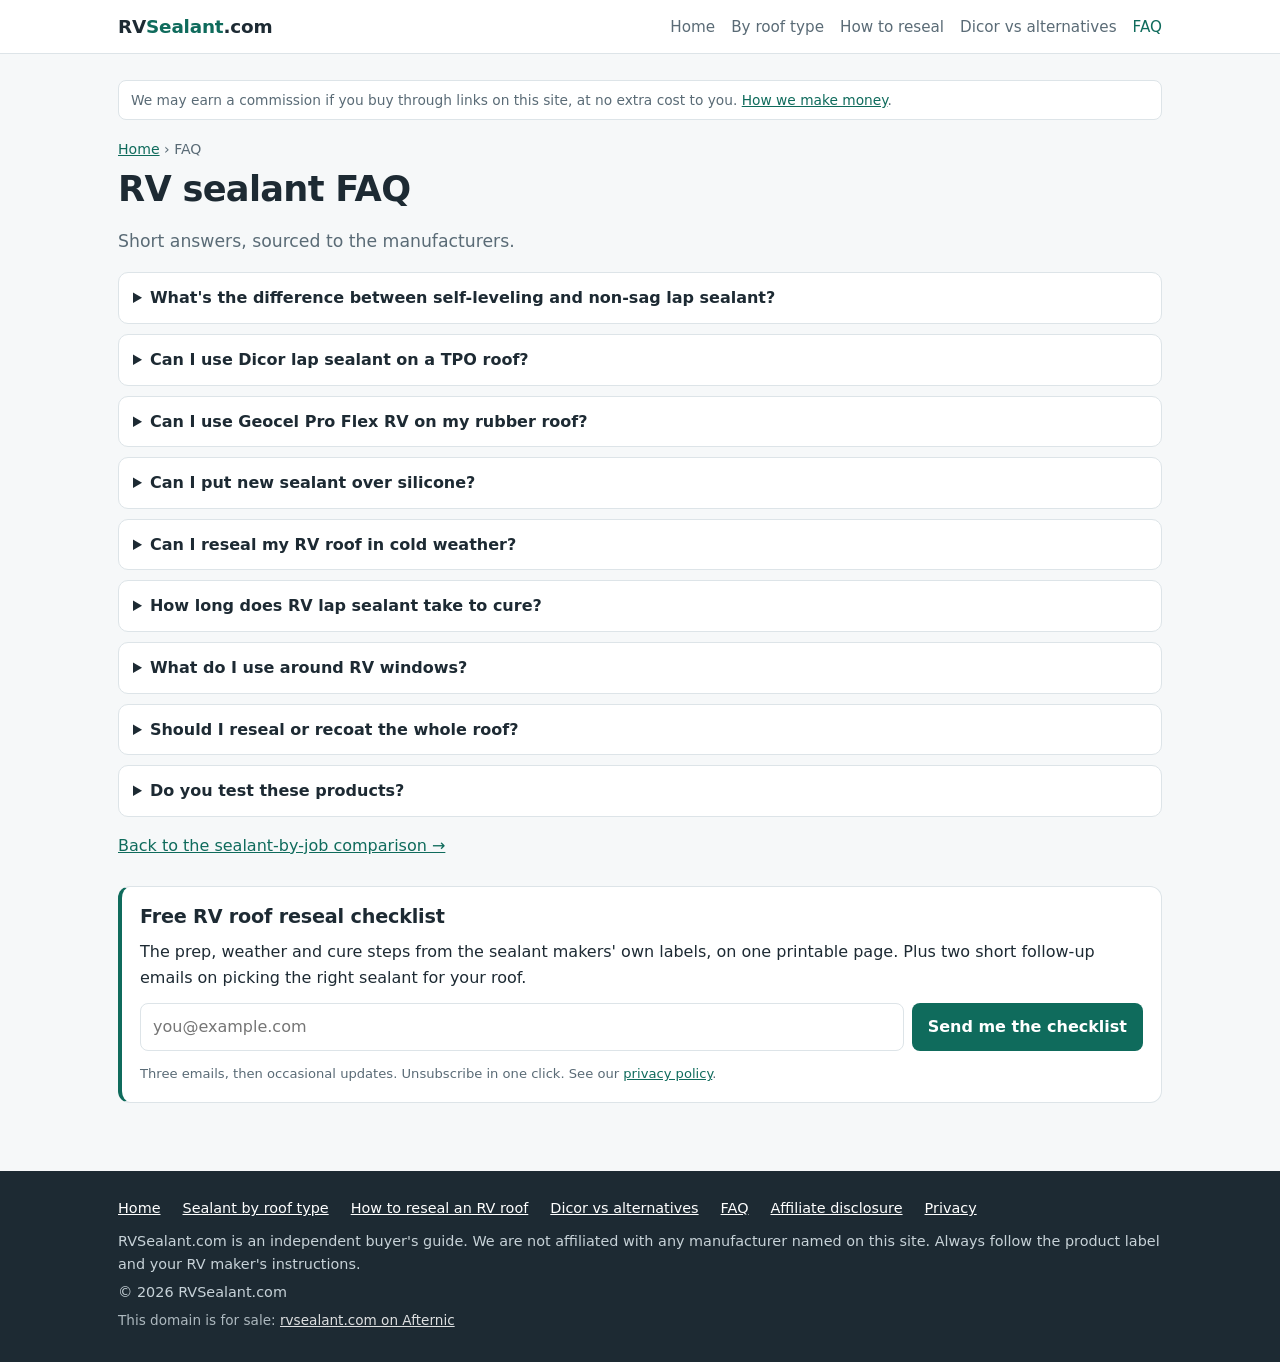
<file: faq/index.html>
<!doctype html>
<html lang="en">
<head>
<meta charset="utf-8">
<meta name="viewport" content="width=device-width,initial-scale=1">
<title>RV Sealant FAQ | RVSealant.com</title>
<meta name="description" content="Answers to common RV sealant questions: self-leveling vs non-sag, silicone, cold-weather application, cure times, and which sealant goes on EPDM, TPO, fiberglass and metal.">
<link rel="canonical" href="https://rvsealant.com/faq/">
<meta property="og:type" content="website">
<meta property="og:site_name" content="RVSealant.com">
<meta property="og:title" content="RV Sealant FAQ | RVSealant.com">
<meta property="og:description" content="Answers to common RV sealant questions: self-leveling vs non-sag, silicone, cold-weather application, cure times, and which sealant goes on EPDM, TPO, fiberglass and metal.">
<meta property="og:url" content="https://rvsealant.com/faq/">
<meta name="theme-color" content="#0f6b5c">
<link rel="icon" href="data:image/svg+xml,%3Csvg xmlns='http://www.w3.org/2000/svg' viewBox='0 0 32 32'%3E%3Crect width='32' height='32' rx='7' fill='%230f6b5c'/%3E%3Cpath d='M7 20l9-9 9 9' stroke='%23fff' stroke-width='3' fill='none' stroke-linecap='round'/%3E%3C/svg%3E">
<link rel="stylesheet" href="/assets/style.css">
<script type="application/ld+json">{"@context": "https://schema.org", "@type": "FAQPage", "mainEntity": [{"@type": "Question", "name": "What's the difference between self-leveling and non-sag lap sealant?", "acceptedAnswer": {"@type": "Answer", "text": "Self-leveling sealant flows out to seal flat, horizontal joints like vent flanges and screw heads. Non-sag (non-leveling) sealant holds its shape on vertical surfaces like front and rear roof edges and termination rails. Dicor makes both (501LS self-leveling, 551LS non-sag)."}}, {"@type": "Question", "name": "Can I use Dicor lap sealant on a TPO roof?", "acceptedAnswer": {"@type": "Answer", "text": "Dicor lists its self-leveling and non-leveling lap sealants as compatible with EPDM, TPO and PVC membranes."}}, {"@type": "Question", "name": "Can I use Geocel Pro Flex RV on my rubber roof?", "acceptedAnswer": {"@type": "Answer", "text": "No. Geocel says not to use Pro Flex RV on EPDM or TPO. It's made for aluminum, fiberglass, wood and vinyl joints such as sidewall seams, trim and tail lights."}}, {"@type": "Question", "name": "Can I put new sealant over silicone?", "acceptedAnswer": {"@type": "Answer", "text": "Usually not. EternaBond says its tape isn't recommended on silicone-treated surfaces, and RV Roof Magic says its coating can't go over silicone. Remove old silicone down to a clean surface first, and check your product's label."}}, {"@type": "Question", "name": "Can I reseal my RV roof in cold weather?", "acceptedAnswer": {"@type": "Answer", "text": "Check the label. EternaBond says to apply between 40°F and 150°F and to use its EternaPrime primer below 40°F. Dicor says to warm lap sealant tubes to room temperature in cold weather."}}, {"@type": "Question", "name": "How long does RV lap sealant take to cure?", "acceptedAnswer": {"@type": "Answer", "text": "Dicor's guide for its lap sealants at 50–70°F: skins over in about 5 minutes, waterproof in about 4 hours, 80% cured at 48 hours, and fully cured at 30 days."}}, {"@type": "Question", "name": "What do I use around RV windows?", "acceptedAnswer": {"@type": "Answer", "text": "Dicor makes a gunnable butyl sealant it lists for windows, vents, skylights and termination rails, for the primary seal between lapping parts. For exterior joints on fiberglass or aluminum sidewalls, Geocel Pro Flex RV is made for that job."}}, {"@type": "Question", "name": "Should I reseal or recoat the whole roof?", "acceptedAnswer": {"@type": "Answer", "text": "If only joints are cracked, reseal them. If the membrane itself is worn across the roof, a roll-on coating is a different job. When unsure, have an RV service center inspect the roof."}}, {"@type": "Question", "name": "Do you test these products?", "acceptedAnswer": {"@type": "Answer", "text": "No. We don't run lab tests and we don't publish star ratings. Our picks are matched to what each manufacturer's own spec sheet says the product bonds to and where it says not to use it. We link those sources so you can check."}}]}</script>
<script type="application/ld+json">{"@context": "https://schema.org", "@type": "BreadcrumbList", "itemListElement": [{"@type": "ListItem", "position": 1, "name": "Home", "item": "https://rvsealant.com/"}, {"@type": "ListItem", "position": 2, "name": "FAQ", "item": "https://rvsealant.com/faq/"}]}</script>
<!-- Tier 0: GA4 (G-GXER63Q90L), Microsoft Clarity (zjluk0rmqk), affiliate_click tracking -->
<script async src="https://www.googletagmanager.com/gtag/js?id=G-GXER63Q90L"></script>
<script>window.dataLayer=window.dataLayer||[];function gtag(){dataLayer.push(arguments);}gtag('js',new Date());gtag('config','G-GXER63Q90L');</script>
<script>(function(c,l,a,r,i,t,y){c[a]=c[a]||function(){(c[a].q=c[a].q||[]).push(arguments)};t=l.createElement(r);t.async=1;t.src="https://www.clarity.ms/tag/"+i;y=l.getElementsByTagName(r)[0];y.parentNode.insertBefore(t,y);})(window,document,"clarity","script","zjluk0rmqk");</script>
<script defer src="/assets/t0.js"></script>
</head>
<body>
<header class="site"><div class="wrap"><a class="logo" href="/">RV<span>Sealant</span>.com</a><nav class="main" aria-label="Main"><a href="/">Home</a><a href="/sealant-by-roof-type/">By roof type</a><a href="/how-to-reseal-rv-roof/">How to reseal</a><a href="/dicor-vs-alternatives/">Dicor vs alternatives</a><a href="/faq/" aria-current="page">FAQ</a></nav></div></header>

<main><div class="wrap">
<p class="disclosure-bar">We may earn a commission if you buy through links on this site, at no extra cost to you. <a href="/disclosure/">How we make money</a>.</p>

<nav class="meta"><a href="/">Home</a> &rsaquo; FAQ</nav>
<h1>RV sealant FAQ</h1>
<p class="lede">Short answers, sourced to the manufacturers.</p>
<details><summary>What's the difference between self-leveling and non-sag lap sealant?</summary><p>Self-leveling sealant flows out to seal flat, horizontal joints like vent flanges and screw heads. Non-sag (non-leveling) sealant holds its shape on vertical surfaces like front and rear roof edges and termination rails. Dicor makes both (501LS self-leveling, 551LS non-sag).</p></details><details><summary>Can I use Dicor lap sealant on a TPO roof?</summary><p>Dicor lists its self-leveling and non-leveling lap sealants as compatible with EPDM, TPO and PVC membranes.</p></details><details><summary>Can I use Geocel Pro Flex RV on my rubber roof?</summary><p>No. Geocel says not to use Pro Flex RV on EPDM or TPO. It's made for aluminum, fiberglass, wood and vinyl joints such as sidewall seams, trim and tail lights.</p></details><details><summary>Can I put new sealant over silicone?</summary><p>Usually not. EternaBond says its tape isn't recommended on silicone-treated surfaces, and RV Roof Magic says its coating can't go over silicone. Remove old silicone down to a clean surface first, and check your product's label.</p></details><details><summary>Can I reseal my RV roof in cold weather?</summary><p>Check the label. EternaBond says to apply between 40&deg;F and 150&deg;F and to use its EternaPrime primer below 40&deg;F. Dicor says to warm lap sealant tubes to room temperature in cold weather.</p></details><details><summary>How long does RV lap sealant take to cure?</summary><p>Dicor's guide for its lap sealants at 50&ndash;70&deg;F: skins over in about 5 minutes, waterproof in about 4 hours, 80% cured at 48 hours, and fully cured at 30 days.</p></details><details><summary>What do I use around RV windows?</summary><p>Dicor makes a gunnable butyl sealant it lists for windows, vents, skylights and termination rails, for the primary seal between lapping parts. For exterior joints on fiberglass or aluminum sidewalls, Geocel Pro Flex RV is made for that job.</p></details><details><summary>Should I reseal or recoat the whole roof?</summary><p>If only joints are cracked, reseal them. If the membrane itself is worn across the roof, a roll-on coating is a different job. When unsure, have an RV service center inspect the roof.</p></details><details><summary>Do you test these products?</summary><p>No. We don't run lab tests and we don't publish star ratings. Our picks are matched to what each manufacturer's own spec sheet says the product bonds to and where it says not to use it. We link those sources so you can check.</p></details>
<p><a href="/">Back to the sealant-by-job comparison &rarr;</a></p>

</div></main>
<footer class="site"><div class="wrap">
<div class="cols"><a href="/">Home</a><a href="/sealant-by-roof-type/">Sealant by roof type</a><a href="/how-to-reseal-rv-roof/">How to reseal an RV roof</a><a href="/dicor-vs-alternatives/">Dicor vs alternatives</a><a href="/faq/">FAQ</a><a href="/disclosure/">Affiliate disclosure</a><a href="/privacy/">Privacy</a></div>
<p>RVSealant.com is an independent buyer's guide. We are not affiliated with any manufacturer named on this site. Always follow the product label and your RV maker's instructions.</p>
<p>&copy; 2026 RVSealant.com</p>
<p class="forsale">This domain is for sale: <a href="https://www.afternic.com/domain/rvsealant.com" rel="noopener">rvsealant.com on Afternic</a></p>
</div></footer>
</body>
</html>
</file>
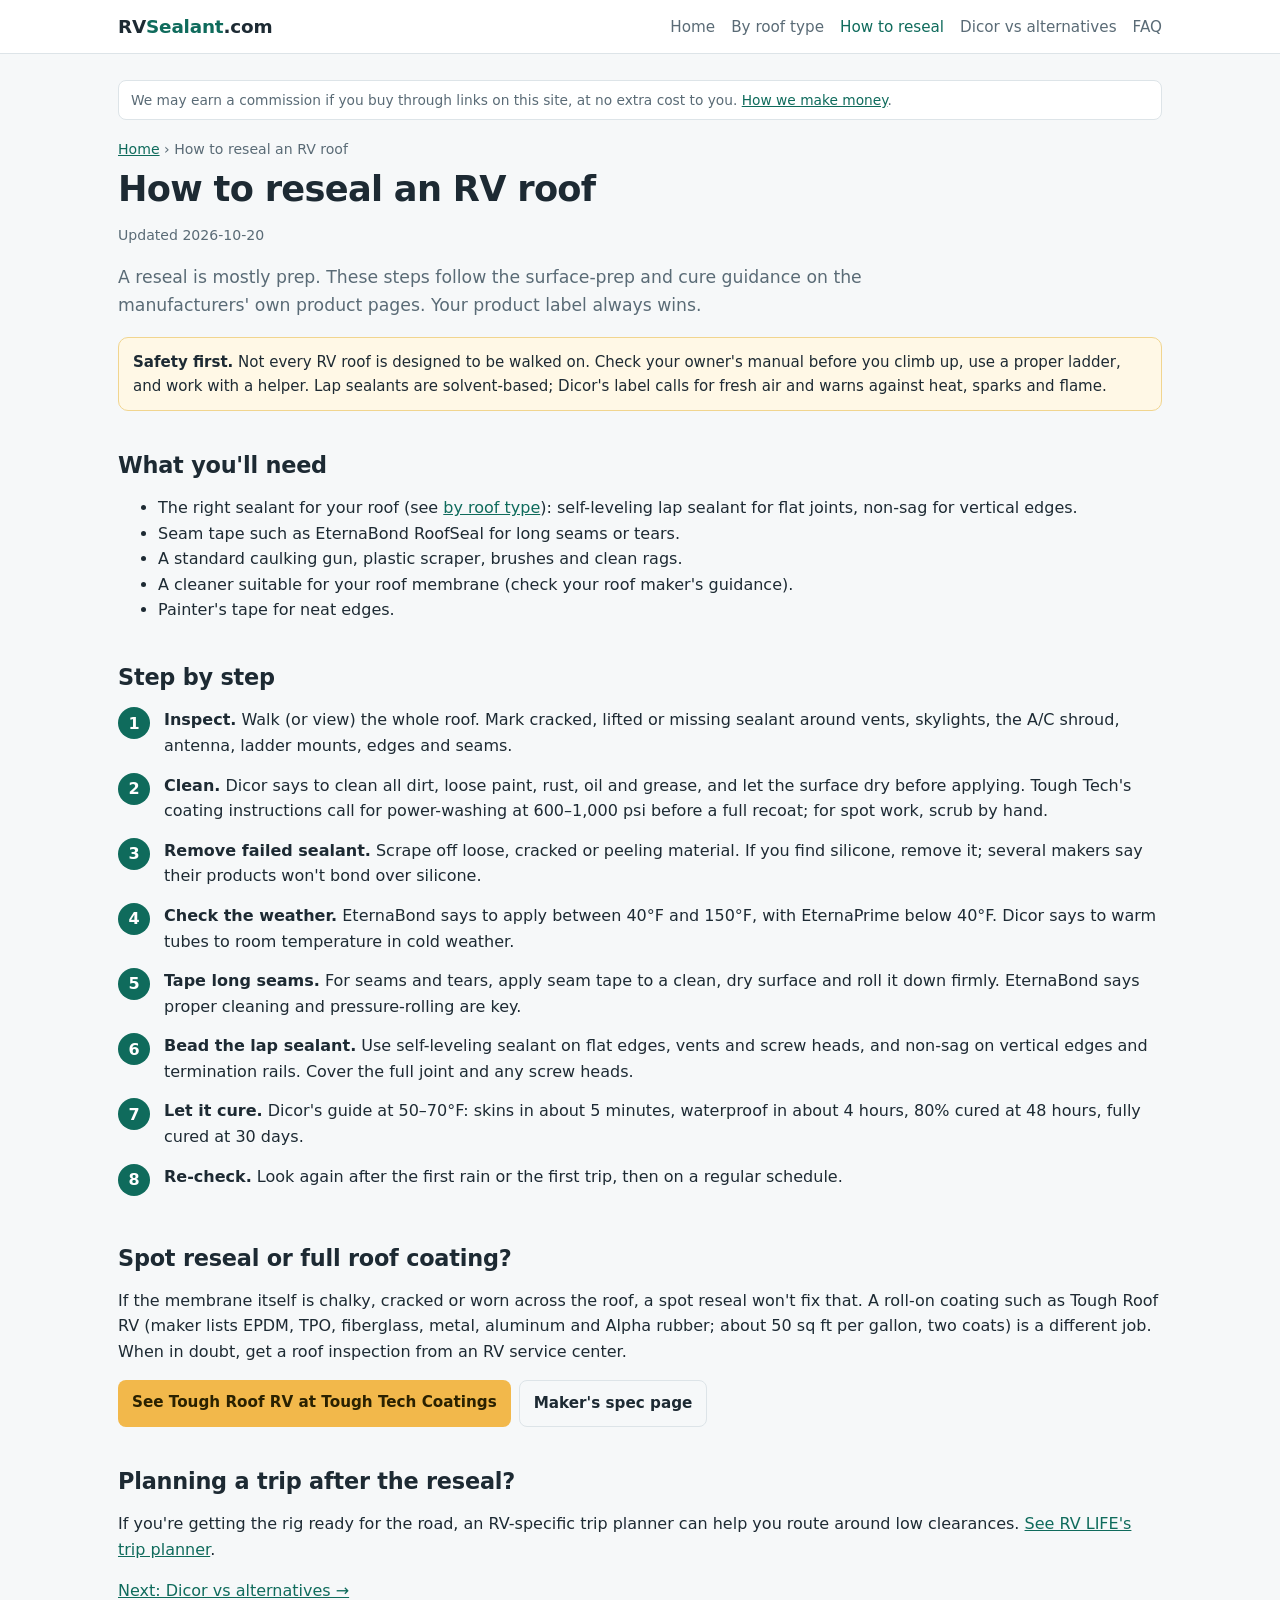
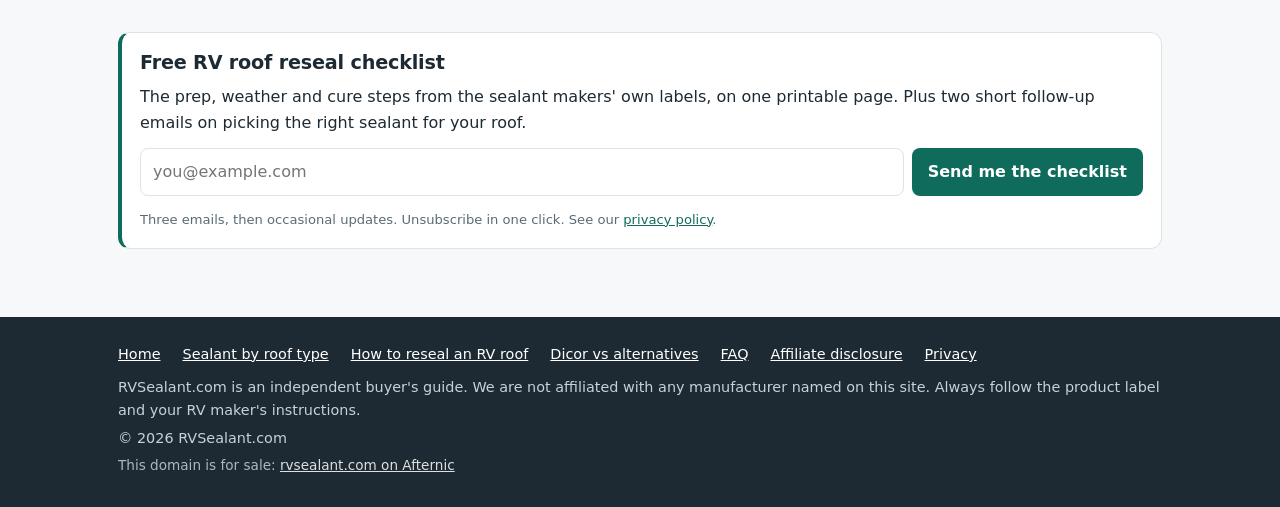
<file: how-to-reseal-rv-roof/index.html>
<!doctype html>
<html lang="en">
<head>
<meta charset="utf-8">
<meta name="viewport" content="width=device-width,initial-scale=1">
<title>How to Reseal an RV Roof (Step by Step) | RVSealant.com</title>
<meta name="description" content="Step-by-step: inspect, clean, remove failed sealant, and reseal RV roof edges, vents and seams, with cure times and cold-weather notes from the manufacturers.">
<link rel="canonical" href="https://rvsealant.com/how-to-reseal-rv-roof/">
<meta property="og:type" content="website">
<meta property="og:site_name" content="RVSealant.com">
<meta property="og:title" content="How to Reseal an RV Roof (Step by Step) | RVSealant.com">
<meta property="og:description" content="Step-by-step: inspect, clean, remove failed sealant, and reseal RV roof edges, vents and seams, with cure times and cold-weather notes from the manufacturers.">
<meta property="og:url" content="https://rvsealant.com/how-to-reseal-rv-roof/">
<meta name="theme-color" content="#0f6b5c">
<link rel="icon" href="data:image/svg+xml,%3Csvg xmlns='http://www.w3.org/2000/svg' viewBox='0 0 32 32'%3E%3Crect width='32' height='32' rx='7' fill='%230f6b5c'/%3E%3Cpath d='M7 20l9-9 9 9' stroke='%23fff' stroke-width='3' fill='none' stroke-linecap='round'/%3E%3C/svg%3E">
<link rel="stylesheet" href="/assets/style.css">
<script type="application/ld+json">{"@context": "https://schema.org", "@type": "Article", "headline": "How to reseal an RV roof", "description": "Step-by-step: inspect, clean, remove failed sealant, and reseal RV roof edges, vents and seams, with cure times and cold-weather notes from the manufacturers.", "mainEntityOfPage": "https://rvsealant.com/how-to-reseal-rv-roof/", "datePublished": "2026-10-20", "dateModified": "2026-10-20", "author": {"@type": "Organization", "name": "RVSealant.com", "url": "https://rvsealant.com"}, "publisher": {"@type": "Organization", "name": "RVSealant.com", "url": "https://rvsealant.com"}}</script>
<script type="application/ld+json">{"@context": "https://schema.org", "@type": "HowTo", "name": "How to reseal an RV roof", "description": "Step-by-step: inspect, clean, remove failed sealant, and reseal RV roof edges, vents and seams, with cure times and cold-weather notes from the manufacturers.", "tool": [{"@type": "HowToTool", "name": "Caulking gun"}, {"@type": "HowToTool", "name": "Plastic scraper"}], "supply": [{"@type": "HowToSupply", "name": "RV lap sealant"}, {"@type": "HowToSupply", "name": "RV roof seam tape"}], "step": [{"@type": "HowToStep", "name": "Inspect", "text": "Mark cracked, lifted or missing sealant around vents, skylights, the A/C shroud, edges and seams."}, {"@type": "HowToStep", "name": "Clean", "text": "Remove dirt, loose paint, rust, oil and grease and let the surface dry."}, {"@type": "HowToStep", "name": "Remove failed sealant", "text": "Scrape off loose or cracked sealant and remove any silicone."}, {"@type": "HowToStep", "name": "Check the weather", "text": "Follow the temperature range on the product label; warm tubes in cold weather."}, {"@type": "HowToStep", "name": "Tape long seams", "text": "Apply seam tape to a clean, dry surface and roll it down firmly."}, {"@type": "HowToStep", "name": "Bead the lap sealant", "text": "Self-leveling on flat joints, non-sag on vertical edges."}, {"@type": "HowToStep", "name": "Let it cure", "text": "Follow the manufacturer's cure times before exposing it to heavy rain or travel."}, {"@type": "HowToStep", "name": "Re-check", "text": "Inspect again after the first rain or trip."}]}</script>
<script type="application/ld+json">{"@context": "https://schema.org", "@type": "BreadcrumbList", "itemListElement": [{"@type": "ListItem", "position": 1, "name": "Home", "item": "https://rvsealant.com/"}, {"@type": "ListItem", "position": 2, "name": "How to reseal an RV roof", "item": "https://rvsealant.com/how-to-reseal-rv-roof/"}]}</script>
<!-- Tier 0: GA4 (G-GXER63Q90L), Microsoft Clarity (zjluk0rmqk), affiliate_click tracking -->
<script async src="https://www.googletagmanager.com/gtag/js?id=G-GXER63Q90L"></script>
<script>window.dataLayer=window.dataLayer||[];function gtag(){dataLayer.push(arguments);}gtag('js',new Date());gtag('config','G-GXER63Q90L');</script>
<script>(function(c,l,a,r,i,t,y){c[a]=c[a]||function(){(c[a].q=c[a].q||[]).push(arguments)};t=l.createElement(r);t.async=1;t.src="https://www.clarity.ms/tag/"+i;y=l.getElementsByTagName(r)[0];y.parentNode.insertBefore(t,y);})(window,document,"clarity","script","zjluk0rmqk");</script>
<script defer src="/assets/t0.js"></script>
</head>
<body>
<header class="site"><div class="wrap"><a class="logo" href="/">RV<span>Sealant</span>.com</a><nav class="main" aria-label="Main"><a href="/">Home</a><a href="/sealant-by-roof-type/">By roof type</a><a href="/how-to-reseal-rv-roof/" aria-current="page">How to reseal</a><a href="/dicor-vs-alternatives/">Dicor vs alternatives</a><a href="/faq/">FAQ</a></nav></div></header>

<main><div class="wrap">
<p class="disclosure-bar">We may earn a commission if you buy through links on this site, at no extra cost to you. <a href="/disclosure/">How we make money</a>.</p>

<nav class="meta"><a href="/">Home</a> &rsaquo; How to reseal an RV roof</nav>
<h1>How to reseal an RV roof</h1>
<p class="meta">Updated 2026-10-20</p>
<p class="lede">A reseal is mostly prep. These steps follow the surface-prep and cure guidance on the manufacturers' own product pages. Your product label always wins.</p>
<p class="note"><strong>Safety first.</strong> Not every RV roof is designed to be walked on. Check your owner's manual before you climb up, use a proper ladder, and work with a helper. Lap sealants are solvent-based; Dicor's label calls for fresh air and warns against heat, sparks and flame.</p>

<h2>What you'll need</h2>
<ul>
<li>The right sealant for your roof (see <a href="/sealant-by-roof-type/">by roof type</a>): self-leveling lap sealant for flat joints, non-sag for vertical edges.</li>
<li>Seam tape such as EternaBond RoofSeal for long seams or tears.</li>
<li>A standard caulking gun, plastic scraper, brushes and clean rags.</li>
<li>A cleaner suitable for your roof membrane (check your roof maker's guidance).</li>
<li>Painter's tape for neat edges.</li>
</ul>

<h2>Step by step</h2>
<ol class="steps">
<li><strong>Inspect.</strong> Walk (or view) the whole roof. Mark cracked, lifted or missing sealant around vents, skylights, the A/C shroud, antenna, ladder mounts, edges and seams.</li>
<li><strong>Clean.</strong> Dicor says to clean all dirt, loose paint, rust, oil and grease, and let the surface dry before applying. Tough Tech's coating instructions call for power-washing at 600&ndash;1,000 psi before a full recoat; for spot work, scrub by hand.</li>
<li><strong>Remove failed sealant.</strong> Scrape off loose, cracked or peeling material. If you find silicone, remove it; several makers say their products won't bond over silicone.</li>
<li><strong>Check the weather.</strong> EternaBond says to apply between 40&deg;F and 150&deg;F, with EternaPrime below 40&deg;F. Dicor says to warm tubes to room temperature in cold weather.</li>
<li><strong>Tape long seams.</strong> For seams and tears, apply seam tape to a clean, dry surface and roll it down firmly. EternaBond says proper cleaning and pressure-rolling are key.</li>
<li><strong>Bead the lap sealant.</strong> Use self-leveling sealant on flat edges, vents and screw heads, and non-sag on vertical edges and termination rails. Cover the full joint and any screw heads.</li>
<li><strong>Let it cure.</strong> Dicor's guide at 50&ndash;70&deg;F: skins in about 5 minutes, waterproof in about 4 hours, 80% cured at 48 hours, fully cured at 30 days.</li>
<li><strong>Re-check.</strong> Look again after the first rain or the first trip, then on a regular schedule.</li>
</ol>

<h2>Spot reseal or full roof coating?</h2>
<p>If the membrane itself is chalky, cracked or worn across the roof, a spot reseal won't fix that. A roll-on coating such as Tough Roof RV (maker lists EPDM, TPO, fiberglass, metal, aluminum and Alpha rubber; about 50 sq ft per gallon, two coats) is a different job. When in doubt, get a roof inspection from an RV service center.</p>
<div class="btns"><a class="btn" href="https://www.toughtechcoatings.com/collections/rv-roof-homepage" rel="nofollow noopener">See Tough Roof RV at Tough Tech Coatings</a><a class="btn ghost" href="https://www.toughtechcoatings.com/collections/rv-roof-homepage" rel="noopener" target="_blank">Maker's spec page</a></div>

<h2>Planning a trip after the reseal?</h2>
<p>If you're getting the rig ready for the road, an RV-specific trip planner can help you route around low clearances. <a href="https://rvlife.com/" rel="nofollow noopener">See RV LIFE's trip planner</a>.</p>
<p><a href="/dicor-vs-alternatives/">Next: Dicor vs alternatives &rarr;</a></p>

</div></main>
<footer class="site"><div class="wrap">
<div class="cols"><a href="/">Home</a><a href="/sealant-by-roof-type/">Sealant by roof type</a><a href="/how-to-reseal-rv-roof/">How to reseal an RV roof</a><a href="/dicor-vs-alternatives/">Dicor vs alternatives</a><a href="/faq/">FAQ</a><a href="/disclosure/">Affiliate disclosure</a><a href="/privacy/">Privacy</a></div>
<p>RVSealant.com is an independent buyer's guide. We are not affiliated with any manufacturer named on this site. Always follow the product label and your RV maker's instructions.</p>
<p>&copy; 2026 RVSealant.com</p>
<p class="forsale">This domain is for sale: <a href="https://www.afternic.com/domain/rvsealant.com" rel="noopener">rvsealant.com on Afternic</a></p>
</div></footer>
</body>
</html>
</file>
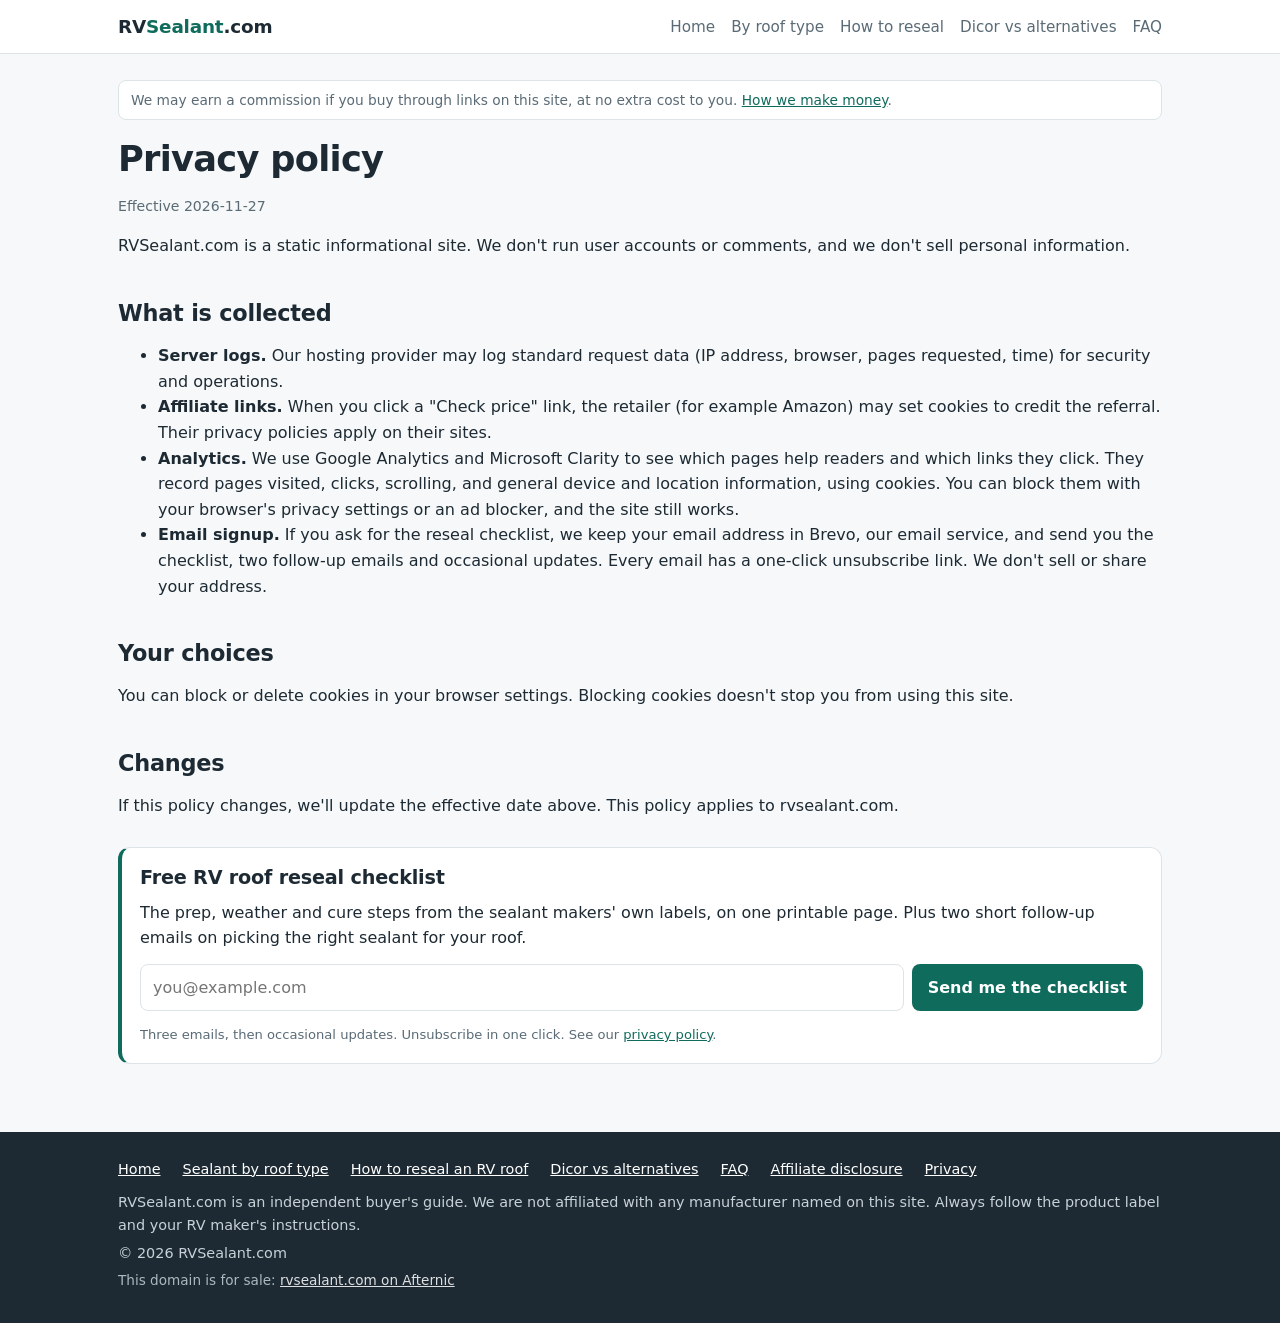
<file: privacy/index.html>
<!doctype html>
<html lang="en">
<head>
<meta charset="utf-8">
<meta name="viewport" content="width=device-width,initial-scale=1">
<title>Privacy Policy | RVSealant.com</title>
<meta name="description" content="Privacy policy for RVSealant.com.">
<link rel="canonical" href="https://rvsealant.com/privacy/">
<meta property="og:type" content="website">
<meta property="og:site_name" content="RVSealant.com">
<meta property="og:title" content="Privacy Policy | RVSealant.com">
<meta property="og:description" content="Privacy policy for RVSealant.com.">
<meta property="og:url" content="https://rvsealant.com/privacy/">
<meta name="theme-color" content="#0f6b5c">
<link rel="icon" href="data:image/svg+xml,%3Csvg xmlns='http://www.w3.org/2000/svg' viewBox='0 0 32 32'%3E%3Crect width='32' height='32' rx='7' fill='%230f6b5c'/%3E%3Cpath d='M7 20l9-9 9 9' stroke='%23fff' stroke-width='3' fill='none' stroke-linecap='round'/%3E%3C/svg%3E">
<link rel="stylesheet" href="/assets/style.css">
<!-- Tier 0: GA4 (G-GXER63Q90L), Microsoft Clarity (zjluk0rmqk), affiliate_click tracking -->
<script async src="https://www.googletagmanager.com/gtag/js?id=G-GXER63Q90L"></script>
<script>window.dataLayer=window.dataLayer||[];function gtag(){dataLayer.push(arguments);}gtag('js',new Date());gtag('config','G-GXER63Q90L');</script>
<script>(function(c,l,a,r,i,t,y){c[a]=c[a]||function(){(c[a].q=c[a].q||[]).push(arguments)};t=l.createElement(r);t.async=1;t.src="https://www.clarity.ms/tag/"+i;y=l.getElementsByTagName(r)[0];y.parentNode.insertBefore(t,y);})(window,document,"clarity","script","zjluk0rmqk");</script>
<script defer src="/assets/t0.js"></script>
</head>
<body>
<header class="site"><div class="wrap"><a class="logo" href="/">RV<span>Sealant</span>.com</a><nav class="main" aria-label="Main"><a href="/">Home</a><a href="/sealant-by-roof-type/">By roof type</a><a href="/how-to-reseal-rv-roof/">How to reseal</a><a href="/dicor-vs-alternatives/">Dicor vs alternatives</a><a href="/faq/">FAQ</a></nav></div></header>

<main><div class="wrap">
<p class="disclosure-bar">We may earn a commission if you buy through links on this site, at no extra cost to you. <a href="/disclosure/">How we make money</a>.</p>

<h1>Privacy policy</h1>
<p class="meta">Effective 2026-11-27</p>
<p>RVSealant.com is a static informational site. We don't run user accounts or comments, and we don't sell personal information.</p>
<h2>What is collected</h2>
<ul>
<li><strong>Server logs.</strong> Our hosting provider may log standard request data (IP address, browser, pages requested, time) for security and operations.</li>
<li><strong>Affiliate links.</strong> When you click a "Check price" link, the retailer (for example Amazon) may set cookies to credit the referral. Their privacy policies apply on their sites.</li>
<li><strong>Analytics.</strong> We use Google Analytics and Microsoft Clarity to see which pages help readers and which links they click. They record pages visited, clicks, scrolling, and general device and location information, using cookies. You can block them with your browser's privacy settings or an ad blocker, and the site still works.</li>
<li><strong>Email signup.</strong> If you ask for the reseal checklist, we keep your email address in Brevo, our email service, and send you the checklist, two follow-up emails and occasional updates. Every email has a one-click unsubscribe link. We don't sell or share your address.</li>
</ul>
<h2>Your choices</h2>
<p>You can block or delete cookies in your browser settings. Blocking cookies doesn't stop you from using this site.</p>
<h2>Changes</h2>
<p>If this policy changes, we'll update the effective date above. This policy applies to rvsealant.com.</p>

</div></main>
<footer class="site"><div class="wrap">
<div class="cols"><a href="/">Home</a><a href="/sealant-by-roof-type/">Sealant by roof type</a><a href="/how-to-reseal-rv-roof/">How to reseal an RV roof</a><a href="/dicor-vs-alternatives/">Dicor vs alternatives</a><a href="/faq/">FAQ</a><a href="/disclosure/">Affiliate disclosure</a><a href="/privacy/">Privacy</a></div>
<p>RVSealant.com is an independent buyer's guide. We are not affiliated with any manufacturer named on this site. Always follow the product label and your RV maker's instructions.</p>
<p>&copy; 2026 RVSealant.com</p>
<p class="forsale">This domain is for sale: <a href="https://www.afternic.com/domain/rvsealant.com" rel="noopener">rvsealant.com on Afternic</a></p>
</div></footer>
</body>
</html>
</file>
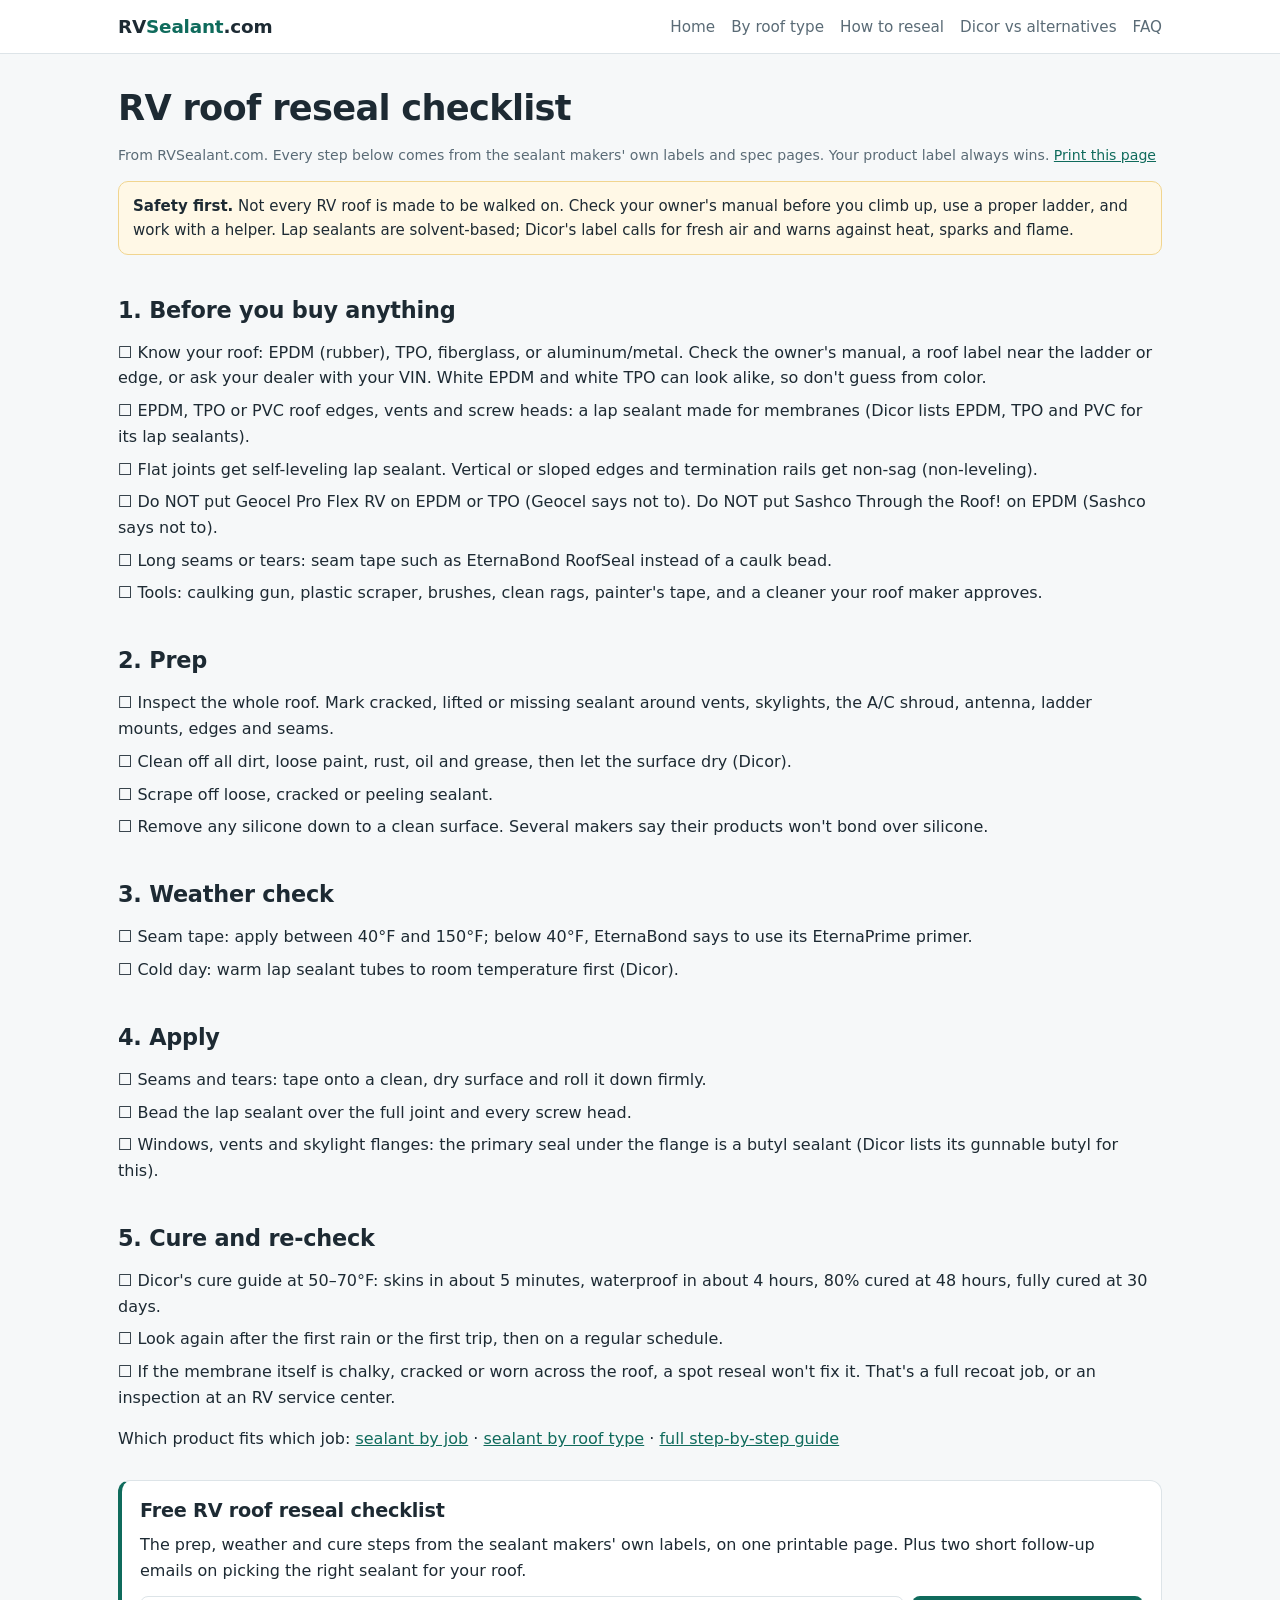
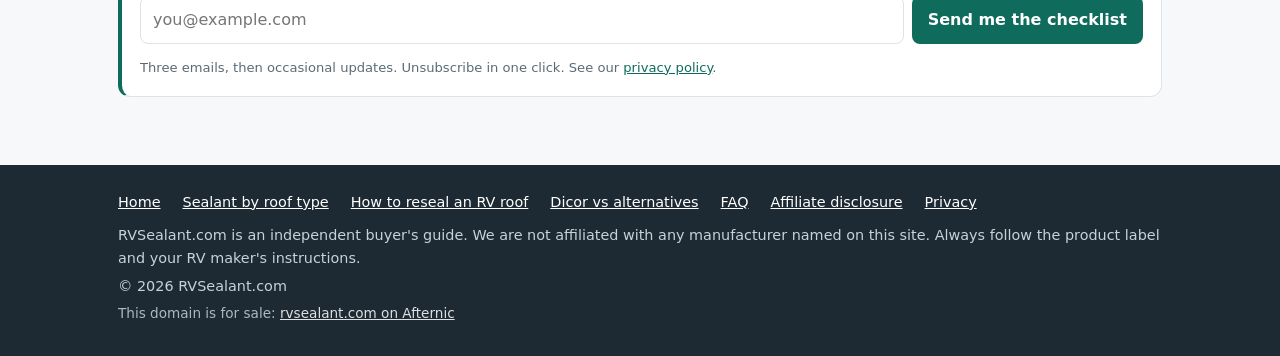
<file: reseal-checklist/index.html>
<!doctype html>
<html lang="en">
<head>
<meta charset="utf-8">
<meta name="viewport" content="width=device-width,initial-scale=1">
<title>RV Roof Reseal Checklist | RVSealant.com</title>
<meta name="description" content="A one-page, printable RV roof reseal checklist built from the sealant makers' own labels.">
<meta name="robots" content="noindex,follow">
<link rel="canonical" href="https://rvsealant.com/reseal-checklist/">
<meta property="og:type" content="website">
<meta property="og:site_name" content="RVSealant.com">
<meta property="og:title" content="RV Roof Reseal Checklist | RVSealant.com">
<meta property="og:description" content="A one-page, printable RV roof reseal checklist built from the sealant makers' own labels.">
<meta property="og:url" content="https://rvsealant.com/reseal-checklist/">
<meta name="theme-color" content="#0f6b5c">
<link rel="icon" href="data:image/svg+xml,%3Csvg xmlns='http://www.w3.org/2000/svg' viewBox='0 0 32 32'%3E%3Crect width='32' height='32' rx='7' fill='%230f6b5c'/%3E%3Cpath d='M7 20l9-9 9 9' stroke='%23fff' stroke-width='3' fill='none' stroke-linecap='round'/%3E%3C/svg%3E">
<link rel="stylesheet" href="/assets/style.css">
<style>main ul{list-style:none;padding-left:0}main li{margin:.45em 0}@media print{header.site,footer.site,.noprint{display:none}body{background:#fff}}</style>
<!-- Tier 0: GA4 (G-GXER63Q90L), Microsoft Clarity (zjluk0rmqk), affiliate_click tracking -->
<script async src="https://www.googletagmanager.com/gtag/js?id=G-GXER63Q90L"></script>
<script>window.dataLayer=window.dataLayer||[];function gtag(){dataLayer.push(arguments);}gtag('js',new Date());gtag('config','G-GXER63Q90L');</script>
<script>(function(c,l,a,r,i,t,y){c[a]=c[a]||function(){(c[a].q=c[a].q||[]).push(arguments)};t=l.createElement(r);t.async=1;t.src="https://www.clarity.ms/tag/"+i;y=l.getElementsByTagName(r)[0];y.parentNode.insertBefore(t,y);})(window,document,"clarity","script","zjluk0rmqk");</script>
<script defer src="/assets/t0.js"></script>
</head>
<body>
<header class="site"><div class="wrap"><a class="logo" href="/">RV<span>Sealant</span>.com</a><nav class="main" aria-label="Main"><a href="/">Home</a><a href="/sealant-by-roof-type/">By roof type</a><a href="/how-to-reseal-rv-roof/">How to reseal</a><a href="/dicor-vs-alternatives/">Dicor vs alternatives</a><a href="/faq/">FAQ</a></nav></div></header>

<main><div class="wrap">
<h1>RV roof reseal checklist</h1>
<p class="meta">From RVSealant.com. Every step below comes from the sealant makers' own labels and spec pages. Your product label always wins. <a class="noprint" href="javascript:window.print()">Print this page</a></p>
<p class="note"><strong>Safety first.</strong> Not every RV roof is made to be walked on. Check your owner's manual before you climb up, use a proper ladder, and work with a helper. Lap sealants are solvent-based; Dicor's label calls for fresh air and warns against heat, sparks and flame.</p>
<h2>1. Before you buy anything</h2>
<ul>
<li>&#9744; Know your roof: EPDM (rubber), TPO, fiberglass, or aluminum/metal. Check the owner's manual, a roof label near the ladder or edge, or ask your dealer with your VIN. White EPDM and white TPO can look alike, so don't guess from color.</li>
<li>&#9744; EPDM, TPO or PVC roof edges, vents and screw heads: a lap sealant made for membranes (Dicor lists EPDM, TPO and PVC for its lap sealants).</li>
<li>&#9744; Flat joints get self-leveling lap sealant. Vertical or sloped edges and termination rails get non-sag (non-leveling).</li>
<li>&#9744; Do NOT put Geocel Pro Flex RV on EPDM or TPO (Geocel says not to). Do NOT put Sashco Through the Roof! on EPDM (Sashco says not to).</li>
<li>&#9744; Long seams or tears: seam tape such as EternaBond RoofSeal instead of a caulk bead.</li>
<li>&#9744; Tools: caulking gun, plastic scraper, brushes, clean rags, painter's tape, and a cleaner your roof maker approves.</li>
</ul>
<h2>2. Prep</h2>
<ul>
<li>&#9744; Inspect the whole roof. Mark cracked, lifted or missing sealant around vents, skylights, the A/C shroud, antenna, ladder mounts, edges and seams.</li>
<li>&#9744; Clean off all dirt, loose paint, rust, oil and grease, then let the surface dry (Dicor).</li>
<li>&#9744; Scrape off loose, cracked or peeling sealant.</li>
<li>&#9744; Remove any silicone down to a clean surface. Several makers say their products won't bond over silicone.</li>
</ul>
<h2>3. Weather check</h2>
<ul>
<li>&#9744; Seam tape: apply between 40&deg;F and 150&deg;F; below 40&deg;F, EternaBond says to use its EternaPrime primer.</li>
<li>&#9744; Cold day: warm lap sealant tubes to room temperature first (Dicor).</li>
</ul>
<h2>4. Apply</h2>
<ul>
<li>&#9744; Seams and tears: tape onto a clean, dry surface and roll it down firmly.</li>
<li>&#9744; Bead the lap sealant over the full joint and every screw head.</li>
<li>&#9744; Windows, vents and skylight flanges: the primary seal under the flange is a butyl sealant (Dicor lists its gunnable butyl for this).</li>
</ul>
<h2>5. Cure and re-check</h2>
<ul>
<li>&#9744; Dicor's cure guide at 50&ndash;70&deg;F: skins in about 5 minutes, waterproof in about 4 hours, 80% cured at 48 hours, fully cured at 30 days.</li>
<li>&#9744; Look again after the first rain or the first trip, then on a regular schedule.</li>
<li>&#9744; If the membrane itself is chalky, cracked or worn across the roof, a spot reseal won't fix it. That's a full recoat job, or an inspection at an RV service center.</li>
</ul>
<p class="noprint">Which product fits which job: <a href="/">sealant by job</a> &middot; <a href="/sealant-by-roof-type/">sealant by roof type</a> &middot; <a href="/how-to-reseal-rv-roof/">full step-by-step guide</a></p>
</div></main>
<footer class="site"><div class="wrap">
<div class="cols"><a href="/">Home</a><a href="/sealant-by-roof-type/">Sealant by roof type</a><a href="/how-to-reseal-rv-roof/">How to reseal an RV roof</a><a href="/dicor-vs-alternatives/">Dicor vs alternatives</a><a href="/faq/">FAQ</a><a href="/disclosure/">Affiliate disclosure</a><a href="/privacy/">Privacy</a></div>
<p>RVSealant.com is an independent buyer's guide. We are not affiliated with any manufacturer named on this site. Always follow the product label and your RV maker's instructions.</p>
<p>&copy; 2026 RVSealant.com</p>
<p class="forsale">This domain is for sale: <a href="https://www.afternic.com/domain/rvsealant.com" rel="noopener">rvsealant.com on Afternic</a></p>
</div></footer>
</body>
</html>
</file>
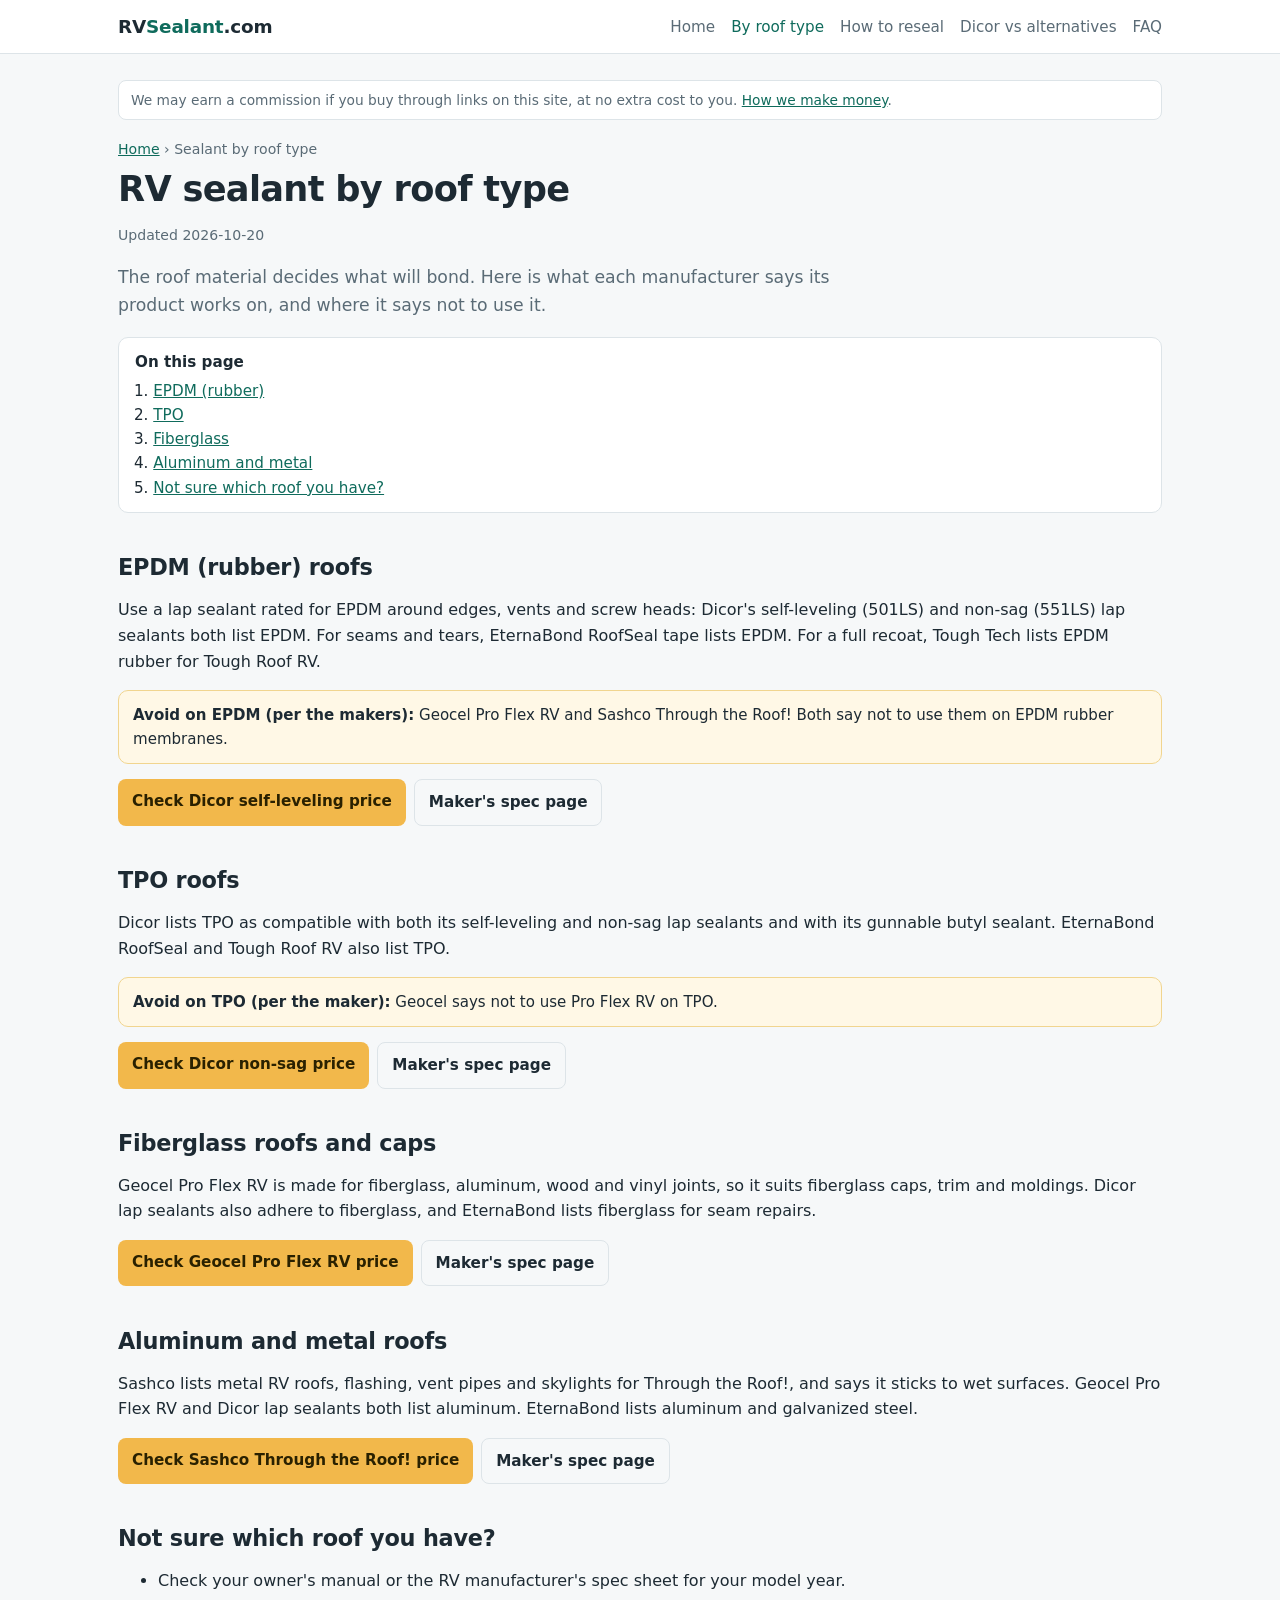
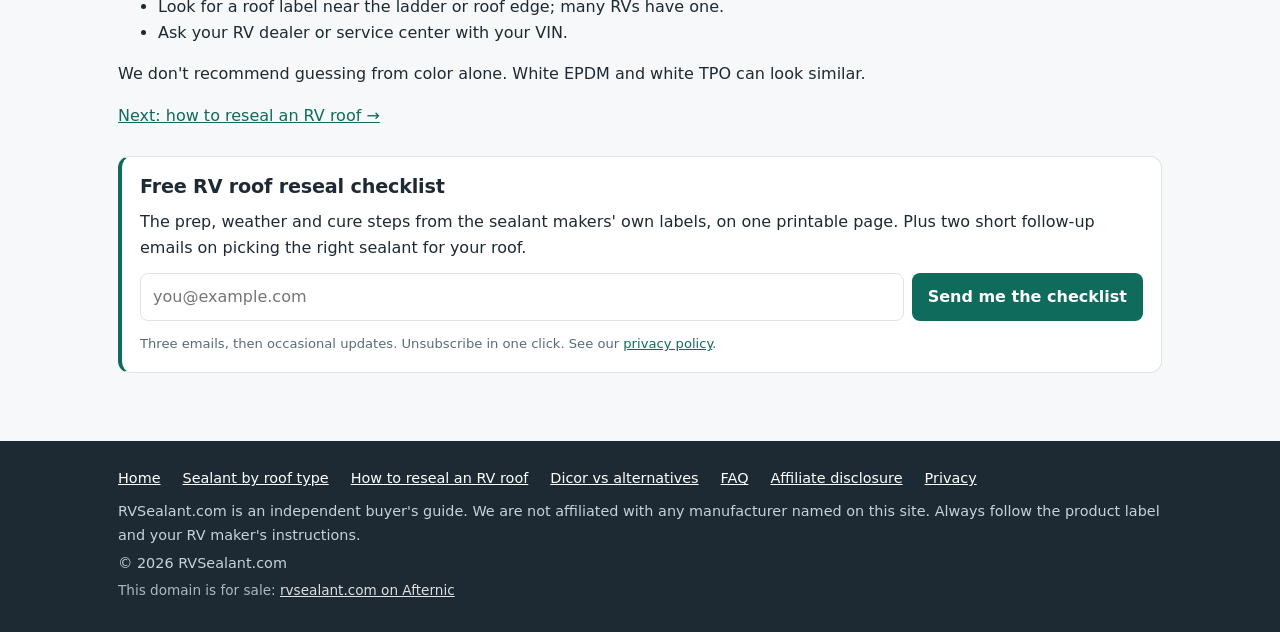
<file: sealant-by-roof-type/index.html>
<!doctype html>
<html lang="en">
<head>
<meta charset="utf-8">
<meta name="viewport" content="width=device-width,initial-scale=1">
<title>RV Sealant by Roof Type: EPDM, TPO, Fiberglass, Aluminum | RVSealant.com</title>
<meta name="description" content="Which RV sealant to use on EPDM rubber, TPO, fiberglass and aluminum or metal roofs, and which products their makers say to avoid on each.">
<link rel="canonical" href="https://rvsealant.com/sealant-by-roof-type/">
<meta property="og:type" content="website">
<meta property="og:site_name" content="RVSealant.com">
<meta property="og:title" content="RV Sealant by Roof Type: EPDM, TPO, Fiberglass, Aluminum | RVSealant.com">
<meta property="og:description" content="Which RV sealant to use on EPDM rubber, TPO, fiberglass and aluminum or metal roofs, and which products their makers say to avoid on each.">
<meta property="og:url" content="https://rvsealant.com/sealant-by-roof-type/">
<meta name="theme-color" content="#0f6b5c">
<link rel="icon" href="data:image/svg+xml,%3Csvg xmlns='http://www.w3.org/2000/svg' viewBox='0 0 32 32'%3E%3Crect width='32' height='32' rx='7' fill='%230f6b5c'/%3E%3Cpath d='M7 20l9-9 9 9' stroke='%23fff' stroke-width='3' fill='none' stroke-linecap='round'/%3E%3C/svg%3E">
<link rel="stylesheet" href="/assets/style.css">
<script type="application/ld+json">{"@context": "https://schema.org", "@type": "Article", "headline": "RV sealant by roof type", "description": "Which RV sealant to use on EPDM rubber, TPO, fiberglass and aluminum or metal roofs, and which products their makers say to avoid on each.", "mainEntityOfPage": "https://rvsealant.com/sealant-by-roof-type/", "datePublished": "2026-10-20", "dateModified": "2026-10-20", "author": {"@type": "Organization", "name": "RVSealant.com", "url": "https://rvsealant.com"}, "publisher": {"@type": "Organization", "name": "RVSealant.com", "url": "https://rvsealant.com"}}</script>
<script type="application/ld+json">{"@context": "https://schema.org", "@type": "BreadcrumbList", "itemListElement": [{"@type": "ListItem", "position": 1, "name": "Home", "item": "https://rvsealant.com/"}, {"@type": "ListItem", "position": 2, "name": "Sealant by roof type", "item": "https://rvsealant.com/sealant-by-roof-type/"}]}</script>
<!-- Tier 0: GA4 (G-GXER63Q90L), Microsoft Clarity (zjluk0rmqk), affiliate_click tracking -->
<script async src="https://www.googletagmanager.com/gtag/js?id=G-GXER63Q90L"></script>
<script>window.dataLayer=window.dataLayer||[];function gtag(){dataLayer.push(arguments);}gtag('js',new Date());gtag('config','G-GXER63Q90L');</script>
<script>(function(c,l,a,r,i,t,y){c[a]=c[a]||function(){(c[a].q=c[a].q||[]).push(arguments)};t=l.createElement(r);t.async=1;t.src="https://www.clarity.ms/tag/"+i;y=l.getElementsByTagName(r)[0];y.parentNode.insertBefore(t,y);})(window,document,"clarity","script","zjluk0rmqk");</script>
<script defer src="/assets/t0.js"></script>
</head>
<body>
<header class="site"><div class="wrap"><a class="logo" href="/">RV<span>Sealant</span>.com</a><nav class="main" aria-label="Main"><a href="/">Home</a><a href="/sealant-by-roof-type/" aria-current="page">By roof type</a><a href="/how-to-reseal-rv-roof/">How to reseal</a><a href="/dicor-vs-alternatives/">Dicor vs alternatives</a><a href="/faq/">FAQ</a></nav></div></header>

<main><div class="wrap">
<p class="disclosure-bar">We may earn a commission if you buy through links on this site, at no extra cost to you. <a href="/disclosure/">How we make money</a>.</p>

<nav class="meta"><a href="/">Home</a> &rsaquo; Sealant by roof type</nav>
<h1>RV sealant by roof type</h1>
<p class="meta">Updated 2026-10-20</p>
<p class="lede">The roof material decides what will bond. Here is what each manufacturer says its product works on, and where it says not to use it.</p>
<div class="toc"><strong>On this page</strong><ol><li><a href="#epdm">EPDM (rubber)</a></li><li><a href="#tpo">TPO</a></li><li><a href="#fiberglass">Fiberglass</a></li><li><a href="#metal">Aluminum and metal</a></li><li><a href="#identify">Not sure which roof you have?</a></li></ol></div>

<h2 id="epdm">EPDM (rubber) roofs</h2>
<p>Use a lap sealant rated for EPDM around edges, vents and screw heads: Dicor's self-leveling (501LS) and non-sag (551LS) lap sealants both list EPDM. For seams and tears, EternaBond RoofSeal tape lists EPDM. For a full recoat, Tough Tech lists EPDM rubber for Tough Roof RV.</p>
<p class="note"><strong>Avoid on EPDM (per the makers):</strong> Geocel Pro Flex RV and Sashco Through the Roof! Both say not to use them on EPDM rubber membranes.</p>
<div class="btns"><a class="btn" href="https://www.amazon.com/dp/B01MQX8NEP?tag=rvsealant-20" rel="sponsored nofollow noopener">Check Dicor self-leveling price</a><a class="btn ghost" href="https://www.dicorproducts.com/product/self-leveling-lap-sealants/" rel="noopener" target="_blank">Maker's spec page</a></div>

<h2 id="tpo">TPO roofs</h2>
<p>Dicor lists TPO as compatible with both its self-leveling and non-sag lap sealants and with its gunnable butyl sealant. EternaBond RoofSeal and Tough Roof RV also list TPO.</p>
<p class="note"><strong>Avoid on TPO (per the maker):</strong> Geocel says not to use Pro Flex RV on TPO.</p>
<div class="btns"><a class="btn" href="https://www.amazon.com/dp/B003YJLIW8?tag=rvsealant-20" rel="sponsored nofollow noopener">Check Dicor non-sag price</a><a class="btn ghost" href="https://www.dicorproducts.com/product/non-leveling-lap-sealants/" rel="noopener" target="_blank">Maker's spec page</a></div>

<h2 id="fiberglass">Fiberglass roofs and caps</h2>
<p>Geocel Pro Flex RV is made for fiberglass, aluminum, wood and vinyl joints, so it suits fiberglass caps, trim and moldings. Dicor lap sealants also adhere to fiberglass, and EternaBond lists fiberglass for seam repairs.</p>
<div class="btns"><a class="btn" href="https://www.amazon.com/dp/B0CKLSG44Q?tag=rvsealant-20" rel="sponsored nofollow noopener">Check Geocel Pro Flex RV price</a><a class="btn ghost" href="https://www.geocelusa.com/product/pro-flex-rv-flexible-sealant/" rel="noopener" target="_blank">Maker's spec page</a></div>

<h2 id="metal">Aluminum and metal roofs</h2>
<p>Sashco lists metal RV roofs, flashing, vent pipes and skylights for Through the Roof!, and says it sticks to wet surfaces. Geocel Pro Flex RV and Dicor lap sealants both list aluminum. EternaBond lists aluminum and galvanized steel.</p>
<div class="btns"><a class="btn" href="https://www.amazon.com/dp/B082FN8GZV?tag=rvsealant-20" rel="sponsored nofollow noopener">Check Sashco Through the Roof! price</a><a class="btn ghost" href="https://sashco.com/products/through-the-roof/" rel="noopener" target="_blank">Maker's spec page</a></div>

<h2 id="identify">Not sure which roof you have?</h2>
<ul>
<li>Check your owner's manual or the RV manufacturer's spec sheet for your model year.</li>
<li>Look for a roof label near the ladder or roof edge; many RVs have one.</li>
<li>Ask your RV dealer or service center with your VIN.</li>
</ul>
<p>We don't recommend guessing from color alone. White EPDM and white TPO can look similar.</p>
<p><a href="/how-to-reseal-rv-roof/">Next: how to reseal an RV roof &rarr;</a></p>

</div></main>
<footer class="site"><div class="wrap">
<div class="cols"><a href="/">Home</a><a href="/sealant-by-roof-type/">Sealant by roof type</a><a href="/how-to-reseal-rv-roof/">How to reseal an RV roof</a><a href="/dicor-vs-alternatives/">Dicor vs alternatives</a><a href="/faq/">FAQ</a><a href="/disclosure/">Affiliate disclosure</a><a href="/privacy/">Privacy</a></div>
<p>RVSealant.com is an independent buyer's guide. We are not affiliated with any manufacturer named on this site. Always follow the product label and your RV maker's instructions.</p>
<p>&copy; 2026 RVSealant.com</p>
<p class="forsale">This domain is for sale: <a href="https://www.afternic.com/domain/rvsealant.com" rel="noopener">rvsealant.com on Afternic</a></p>
</div></footer>
</body>
</html>
</file>
<file: assets/style.css>
:root{--ink:#1d2a33;--muted:#5a6b76;--line:#dde4e8;--bg:#f6f8f9;--brand:#0f6b5c;--brand-d:#0b5246;--accent:#f2b84b;--card:#fff;--max:1080px}
*{box-sizing:border-box}
html{-webkit-text-size-adjust:100%}
body{margin:0;font:16px/1.6 system-ui,-apple-system,"Segoe UI",Roboto,Helvetica,Arial,sans-serif;color:var(--ink);background:var(--bg)}
a{color:var(--brand)}
a:hover{color:var(--brand-d)}
img{max-width:100%;height:auto}
.wrap{max-width:var(--max);margin:0 auto;padding:0 18px}
header.site{background:#fff;border-bottom:1px solid var(--line)}
header.site .wrap{display:flex;flex-wrap:wrap;align-items:center;justify-content:space-between;gap:8px;padding-top:12px;padding-bottom:12px}
.logo{font-weight:800;font-size:1.15rem;text-decoration:none;color:var(--ink);letter-spacing:-.01em}
.logo span{color:var(--brand)}
nav.main{display:flex;flex-wrap:wrap;gap:4px 16px;font-size:.95rem}
nav.main a{text-decoration:none;color:var(--muted)}
nav.main a:hover,nav.main a[aria-current]{color:var(--brand)}
.hero{background:linear-gradient(160deg,#0f6b5c,#134e5e);color:#fff;padding:40px 0 34px}
.hero h1{font-size:clamp(1.7rem,4.6vw,2.5rem);line-height:1.15;margin:0 0 10px;letter-spacing:-.02em}
.hero p{max-width:720px;margin:0 0 16px;color:#e3f1ee;font-size:1.06rem}
.chips{display:flex;flex-wrap:wrap;gap:8px;padding:0;margin:0;list-style:none}
.chips a{display:inline-block;padding:7px 12px;border-radius:999px;background:rgba(255,255,255,.14);color:#fff;text-decoration:none;font-size:.92rem}
.chips a:hover{background:rgba(255,255,255,.26)}
main{padding:26px 0 40px}
main h1{font-size:clamp(1.6rem,4.2vw,2.2rem);line-height:1.2;letter-spacing:-.02em;margin:.2em 0 .4em}
h2{font-size:1.4rem;line-height:1.25;margin:1.8em 0 .5em;letter-spacing:-.01em}
h3{font-size:1.1rem;margin:1.3em 0 .4em}
.lede{font-size:1.08rem;color:var(--muted);max-width:760px}
.meta{font-size:.88rem;color:var(--muted)}
.note{background:#fff8e6;border:1px solid #f1d58f;border-radius:10px;padding:12px 14px;font-size:.94rem}
.disclosure-bar{font-size:.86rem;color:var(--muted);background:#fff;border:1px solid var(--line);border-radius:8px;padding:8px 12px;margin:0 0 18px}
.tablewrap{overflow-x:auto;-webkit-overflow-scrolling:touch;border:1px solid var(--line);border-radius:12px;background:#fff}
table{border-collapse:collapse;width:100%;min-width:640px;font-size:.95rem}
th,td{text-align:left;vertical-align:top;padding:11px 12px;border-bottom:1px solid var(--line)}
th{background:#eef3f4;font-size:.85rem;text-transform:uppercase;letter-spacing:.04em;color:#3b4b55}
tr:last-child td{border-bottom:0}
td .why{display:block;color:var(--muted);font-size:.88rem;margin-top:3px}
.grid{display:grid;gap:16px;grid-template-columns:1fr}
@media(min-width:720px){.grid.two{grid-template-columns:1fr 1fr}.grid.three{grid-template-columns:repeat(3,1fr)}}
.card{background:var(--card);border:1px solid var(--line);border-radius:12px;padding:18px}
.card h3{margin-top:0}
.card .use{font-size:.9rem;color:var(--muted);margin:.2em 0 .7em}
.card ul{padding-left:1.1em;margin:.4em 0 1em}
.tag{display:inline-block;font-size:.75rem;font-weight:700;text-transform:uppercase;letter-spacing:.05em;background:#e3f1ee;color:var(--brand-d);border-radius:6px;padding:2px 8px;margin-bottom:8px}
.tag.warn{background:#fde8e4;color:#9b2c1c}
.btn{display:inline-block;background:var(--accent);color:#2a2100;font-weight:700;text-decoration:none;border-radius:8px;padding:10px 14px;font-size:.95rem}
.btn:hover{background:#e6a930;color:#2a2100}
.btn.ghost{background:transparent;border:1px solid var(--line);color:var(--ink);font-weight:600}
.btns{display:flex;flex-wrap:wrap;gap:8px}
.src{font-size:.82rem;color:var(--muted)}
ol.steps{counter-reset:s;list-style:none;padding:0}
ol.steps>li{counter-increment:s;position:relative;padding:0 0 14px 46px}
ol.steps>li::before{content:counter(s);position:absolute;left:0;top:0;width:32px;height:32px;border-radius:50%;background:var(--brand);color:#fff;font-weight:700;display:flex;align-items:center;justify-content:center}
details{background:#fff;border:1px solid var(--line);border-radius:10px;padding:12px 14px;margin:0 0 10px}
details summary{cursor:pointer;font-weight:650}
details[open] summary{margin-bottom:6px}
.toc{background:#fff;border:1px solid var(--line);border-radius:10px;padding:12px 16px;font-size:.95rem}
.toc ol{margin:.3em 0 0;padding-left:1.2em}
footer.site{background:#1d2a33;color:#c7d2d8;font-size:.9rem;padding:26px 0}
footer.site a{color:#fff}
footer.site .cols{display:flex;flex-wrap:wrap;gap:10px 22px;margin-bottom:10px}
footer.site p{margin:.35em 0}
.forsale{opacity:.85;font-size:.85rem}
td .btn{white-space:nowrap}
@media(max-width:640px){
 table{min-width:0}
 thead{display:none}
 tbody tr{display:block;border-bottom:1px solid var(--line);padding:10px 0}
 tbody tr:last-child{border-bottom:0}
 td{display:block;border:0;padding:4px 14px}
 td:first-child{font-weight:650;font-size:.9rem;color:#3b4b55}
}
</file>
